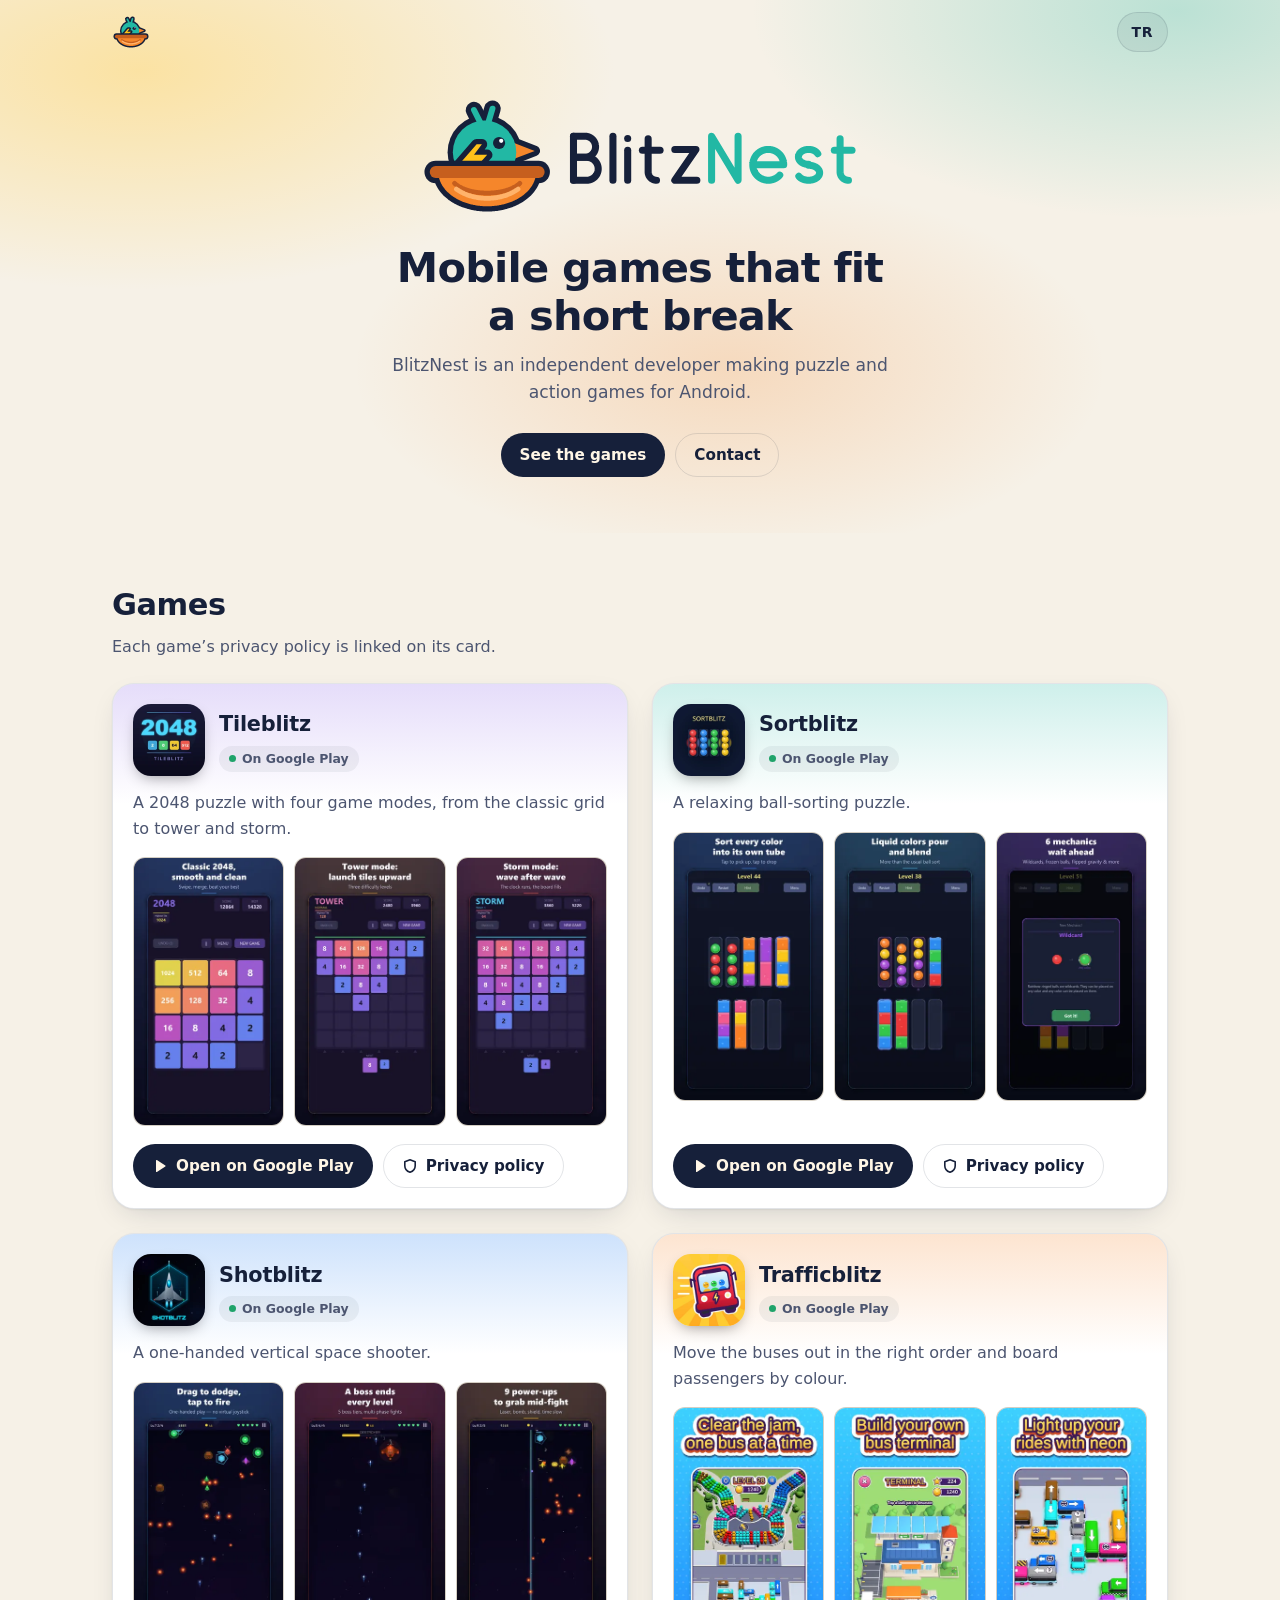
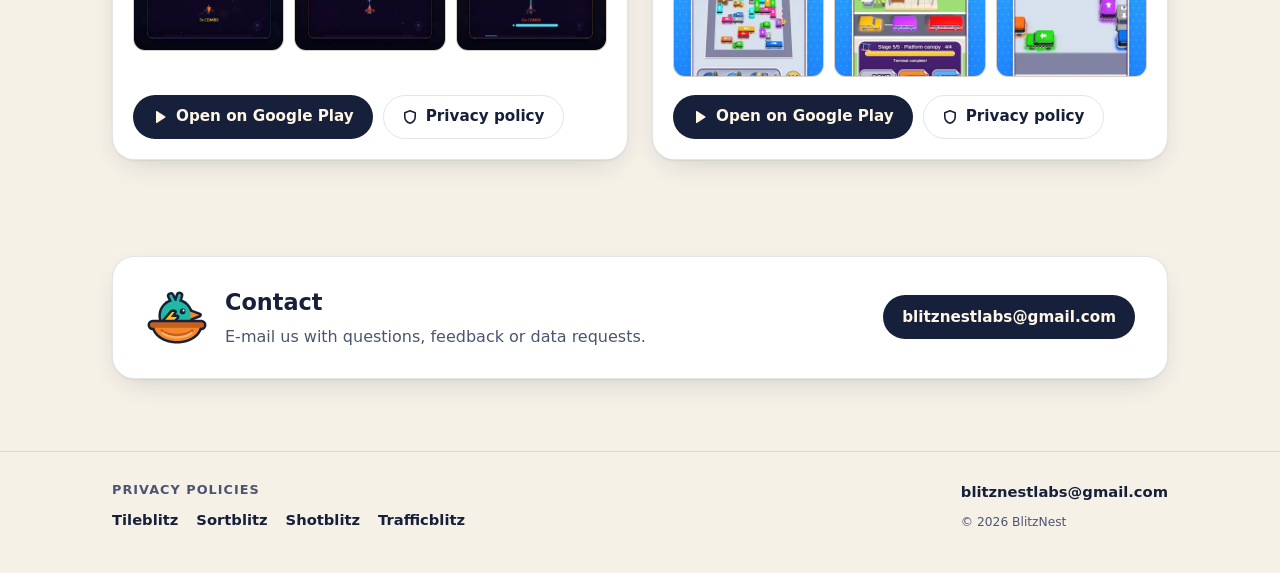
<file: index.html>
<!DOCTYPE html>
<html lang="tr" data-lang="tr" data-title-tr="BlitzNest — Mobil oyunlar" data-title-en="BlitzNest — Mobile games">
<head>
<meta charset="UTF-8">
<meta name="viewport" content="width=device-width, initial-scale=1.0">
<title>BlitzNest — Mobil oyunlar</title>
<meta name="google-site-verification" content="13mu_KbFc4jPfM5c9uCnH-Zp8knt_b65_aPZoEzAJV8" />
<meta name="description" content="BlitzNest: bağımsız mobil oyun geliştiricisi — Tileblitz, Sortblitz, Shotblitz, Trafficblitz. Independent mobile game developer.">
<meta name="color-scheme" content="light dark">
<meta name="theme-color" content="#f6f1e7" media="(prefers-color-scheme: light)">
<meta name="theme-color" content="#0f1526" media="(prefers-color-scheme: dark)">
<link rel="icon" type="image/png" href="assets/favicon.png">
<link rel="apple-touch-icon" href="assets/apple-touch-icon.png">
<link rel="stylesheet" href="assets/site.css">
<script src="assets/site.js"></script>
</head>
<body>

<header class="topbar">
  <div class="container">
    <a class="brand" href="./" aria-label="BlitzNest">
      <picture>
        <source srcset="assets/mark-dark.svg" media="(prefers-color-scheme: dark)">
        <img src="assets/mark.svg" width="38" height="34" alt="">
      </picture>
    </a>
    <button class="lang-btn" id="lang-btn" type="button" hidden>EN</button>
  </div>
</header>

<main>
  <section class="hero">
    <div class="container">
      <picture>
        <source srcset="assets/logo-dark.svg" media="(prefers-color-scheme: dark)">
        <img class="hero-logo" src="assets/logo.svg" width="395" height="108" alt="BlitzNest">
      </picture>
      <h1><span lang="tr">Kısa molalara sığan mobil oyunlar</span><span lang="en">Mobile games that fit a short break</span></h1>
      <p class="lead"><span lang="tr">BlitzNest, Android için bulmaca ve aksiyon oyunları yapan bağımsız bir geliştirici.</span><span lang="en">BlitzNest is an independent developer making puzzle and action games for Android.</span></p>
      <div class="hero-actions">
        <a class="btn" href="#oyunlar"><span lang="tr">Oyunlara göz at</span><span lang="en">See the games</span></a>
        <a class="btn ghost" href="mailto:blitznestlabs@gmail.com"><span lang="tr">İletişim</span><span lang="en">Contact</span></a>
      </div>
    </div>
  </section>

  <section class="block" id="oyunlar" aria-labelledby="games-title">
    <div class="container">
      <div class="section-head">
        <h2 id="games-title"><span lang="tr">Oyunlar</span><span lang="en">Games</span></h2>
        <p><span lang="tr">Her oyunun gizlilik politikası kartında.</span><span lang="en">Each game’s privacy policy is linked on its card.</span></p>
      </div>
      <div class="games">
      <article class="game" data-game="tileblitz" aria-labelledby="g-tileblitz">
        <div class="game-head">
          <img class="game-icon" src="assets/img/tileblitz-icon.webp" width="72" height="72" alt="">
          <div>
            <h3 id="g-tileblitz">Tileblitz</h3>
            <span class="status live"><span lang="tr">Google Play’de</span><span lang="en">On Google Play</span></span>
          </div>
        </div>
        <p class="desc"><span lang="tr">Dört oyun modlu 2048 bulmacası: klasik ızgaradan kule ve fırtına modlarına.</span><span lang="en">A 2048 puzzle with four game modes, from the classic grid to tower and storm.</span></p>
        <ul class="shots">
          <li><img lang="tr" src="assets/img/tileblitz-tr-1.webp" width="320" height="569" loading="lazy" decoding="async" alt="Tileblitz: Klasik 2048 ekran görüntüsü"><img lang="en" src="assets/img/tileblitz-en-1.webp" width="320" height="569" loading="lazy" decoding="async" alt="Tileblitz: Classic 2048 screenshot"></li>
          <li><img lang="tr" src="assets/img/tileblitz-tr-2.webp" width="320" height="569" loading="lazy" decoding="async" alt="Tileblitz: Kule modu ekran görüntüsü"><img lang="en" src="assets/img/tileblitz-en-2.webp" width="320" height="569" loading="lazy" decoding="async" alt="Tileblitz: Tower mode screenshot"></li>
          <li><img lang="tr" src="assets/img/tileblitz-tr-3.webp" width="320" height="569" loading="lazy" decoding="async" alt="Tileblitz: Fırtına modu ekran görüntüsü"><img lang="en" src="assets/img/tileblitz-en-3.webp" width="320" height="569" loading="lazy" decoding="async" alt="Tileblitz: Storm mode screenshot"></li>
        </ul>
        <div class="game-actions">
          <a class="btn" href="https://play.google.com/store/apps/details?id=com.tileblitz.game" rel="noopener"><svg viewBox="0 0 16 16" aria-hidden="true"><path fill="currentColor" d="M4 2.6v10.8c0 .5.5.8.9.5l8.4-5.4c.4-.2.4-.8 0-1L4.9 2.1c-.4-.3-.9 0-.9.5z"/></svg><span lang="tr">Google Play’de aç</span><span lang="en">Open on Google Play</span></a>
          <a class="btn ghost" href="privacy/tileblitz.html"><svg viewBox="0 0 16 16" aria-hidden="true"><path fill="none" stroke="currentColor" stroke-width="1.6" stroke-linejoin="round" d="M8 1.8 2.8 3.7v4c0 3.1 2.2 5.6 5.2 6.5 3-.9 5.2-3.4 5.2-6.5v-4z"/></svg><span lang="tr">Gizlilik politikası</span><span lang="en">Privacy policy</span></a>
        </div>
      </article>
      <article class="game" data-game="sortblitz" aria-labelledby="g-sortblitz">
        <div class="game-head">
          <img class="game-icon" src="assets/img/sortblitz-icon.webp" width="72" height="72" alt="">
          <div>
            <h3 id="g-sortblitz">Sortblitz</h3>
            <span class="status live"><span lang="tr">Google Play’de</span><span lang="en">On Google Play</span></span>
          </div>
        </div>
        <p class="desc"><span lang="tr">Renkli topları tüplere ayıran rahatlatıcı bir bulmaca oyunu.</span><span lang="en">A relaxing ball-sorting puzzle.</span></p>
        <ul class="shots">
          <li><img lang="tr" src="assets/img/sortblitz-tr-1.webp" width="320" height="569" loading="lazy" decoding="async" alt="Sortblitz: Topları ayırma ekran görüntüsü"><img lang="en" src="assets/img/sortblitz-en-1.webp" width="320" height="569" loading="lazy" decoding="async" alt="Sortblitz: Sorting balls screenshot"></li>
          <li><img lang="tr" src="assets/img/sortblitz-tr-2.webp" width="320" height="569" loading="lazy" decoding="async" alt="Sortblitz: Sıvı toplar ekran görüntüsü"><img lang="en" src="assets/img/sortblitz-en-2.webp" width="320" height="569" loading="lazy" decoding="async" alt="Sortblitz: Liquid balls screenshot"></li>
          <li><img lang="tr" src="assets/img/sortblitz-tr-3.webp" width="320" height="569" loading="lazy" decoding="async" alt="Sortblitz: Farklı mekanikler ekran görüntüsü"><img lang="en" src="assets/img/sortblitz-en-3.webp" width="320" height="569" loading="lazy" decoding="async" alt="Sortblitz: Different mechanics screenshot"></li>
        </ul>
        <div class="game-actions">
          <a class="btn" href="https://play.google.com/store/apps/details?id=com.sortblitz.game" rel="noopener"><svg viewBox="0 0 16 16" aria-hidden="true"><path fill="currentColor" d="M4 2.6v10.8c0 .5.5.8.9.5l8.4-5.4c.4-.2.4-.8 0-1L4.9 2.1c-.4-.3-.9 0-.9.5z"/></svg><span lang="tr">Google Play’de aç</span><span lang="en">Open on Google Play</span></a>
          <a class="btn ghost" href="privacy/sortblitz.html"><svg viewBox="0 0 16 16" aria-hidden="true"><path fill="none" stroke="currentColor" stroke-width="1.6" stroke-linejoin="round" d="M8 1.8 2.8 3.7v4c0 3.1 2.2 5.6 5.2 6.5 3-.9 5.2-3.4 5.2-6.5v-4z"/></svg><span lang="tr">Gizlilik politikası</span><span lang="en">Privacy policy</span></a>
        </div>
      </article>
      <article class="game" data-game="shotblitz" aria-labelledby="g-shotblitz">
        <div class="game-head">
          <img class="game-icon" src="assets/img/shotblitz-icon.webp" width="72" height="72" alt="">
          <div>
            <h3 id="g-shotblitz">Shotblitz</h3>
            <span class="status live"><span lang="tr">Google Play’de</span><span lang="en">On Google Play</span></span>
          </div>
        </div>
        <p class="desc"><span lang="tr">Tek elle oynanan dikey uzay atış oyunu.</span><span lang="en">A one-handed vertical space shooter.</span></p>
        <ul class="shots">
          <li><img lang="tr" src="assets/img/shotblitz-tr-1.webp" width="320" height="569" loading="lazy" decoding="async" alt="Shotblitz: Uzay savaşı ekran görüntüsü"><img lang="en" src="assets/img/shotblitz-en-1.webp" width="320" height="569" loading="lazy" decoding="async" alt="Shotblitz: Space combat screenshot"></li>
          <li><img lang="tr" src="assets/img/shotblitz-tr-2.webp" width="320" height="569" loading="lazy" decoding="async" alt="Shotblitz: Boss savaşı ekran görüntüsü"><img lang="en" src="assets/img/shotblitz-en-2.webp" width="320" height="569" loading="lazy" decoding="async" alt="Shotblitz: Boss fight screenshot"></li>
          <li><img lang="tr" src="assets/img/shotblitz-tr-3.webp" width="320" height="569" loading="lazy" decoding="async" alt="Shotblitz: Güçlendirmeler ekran görüntüsü"><img lang="en" src="assets/img/shotblitz-en-3.webp" width="320" height="569" loading="lazy" decoding="async" alt="Shotblitz: Power-ups screenshot"></li>
        </ul>
        <div class="game-actions">
          <a class="btn" href="https://play.google.com/store/apps/details?id=com.shotblitz.game" rel="noopener"><svg viewBox="0 0 16 16" aria-hidden="true"><path fill="currentColor" d="M4 2.6v10.8c0 .5.5.8.9.5l8.4-5.4c.4-.2.4-.8 0-1L4.9 2.1c-.4-.3-.9 0-.9.5z"/></svg><span lang="tr">Google Play’de aç</span><span lang="en">Open on Google Play</span></a>
          <a class="btn ghost" href="privacy/shotblitz.html"><svg viewBox="0 0 16 16" aria-hidden="true"><path fill="none" stroke="currentColor" stroke-width="1.6" stroke-linejoin="round" d="M8 1.8 2.8 3.7v4c0 3.1 2.2 5.6 5.2 6.5 3-.9 5.2-3.4 5.2-6.5v-4z"/></svg><span lang="tr">Gizlilik politikası</span><span lang="en">Privacy policy</span></a>
        </div>
      </article>
      <article class="game" data-game="trafficblitz" aria-labelledby="g-trafficblitz">
        <div class="game-head">
          <img class="game-icon" src="assets/img/trafficblitz-icon.webp" width="72" height="72" alt="">
          <div>
            <h3 id="g-trafficblitz">Trafficblitz</h3>
            <span class="status live"><span lang="tr">Google Play’de</span><span lang="en">On Google Play</span></span>
          </div>
        </div>
        <p class="desc"><span lang="tr">Otobüsleri doğru sırayla çıkar, yolcuları renklerine göre bindir.</span><span lang="en">Move the buses out in the right order and board passengers by colour.</span></p>
        <ul class="shots">
          <li><img lang="tr" src="assets/img/trafficblitz-tr-1.webp" width="320" height="569" loading="lazy" decoding="async" alt="Trafficblitz: Otobüs bulmacası ekran görüntüsü"><img lang="en" src="assets/img/trafficblitz-en-1.webp" width="320" height="569" loading="lazy" decoding="async" alt="Trafficblitz: Bus puzzle screenshot"></li>
          <li><img lang="tr" src="assets/img/trafficblitz-tr-2.webp" width="320" height="569" loading="lazy" decoding="async" alt="Trafficblitz: Terminal inşası ekran görüntüsü"><img lang="en" src="assets/img/trafficblitz-en-2.webp" width="320" height="569" loading="lazy" decoding="async" alt="Trafficblitz: Building the terminal screenshot"></li>
          <li><img lang="tr" src="assets/img/trafficblitz-tr-3.webp" width="320" height="569" loading="lazy" decoding="async" alt="Trafficblitz: Neon ışıklar ekran görüntüsü"><img lang="en" src="assets/img/trafficblitz-en-3.webp" width="320" height="569" loading="lazy" decoding="async" alt="Trafficblitz: Neon lights screenshot"></li>
        </ul>
        <div class="game-actions">
          <a class="btn" href="https://play.google.com/store/apps/details?id=com.trafficblitz.game" rel="noopener"><svg viewBox="0 0 16 16" aria-hidden="true"><path fill="currentColor" d="M4 2.6v10.8c0 .5.5.8.9.5l8.4-5.4c.4-.2.4-.8 0-1L4.9 2.1c-.4-.3-.9 0-.9.5z"/></svg><span lang="tr">Google Play’de aç</span><span lang="en">Open on Google Play</span></a>
          <a class="btn ghost" href="privacy/trafficblitz.html"><svg viewBox="0 0 16 16" aria-hidden="true"><path fill="none" stroke="currentColor" stroke-width="1.6" stroke-linejoin="round" d="M8 1.8 2.8 3.7v4c0 3.1 2.2 5.6 5.2 6.5 3-.9 5.2-3.4 5.2-6.5v-4z"/></svg><span lang="tr">Gizlilik politikası</span><span lang="en">Privacy policy</span></a>
        </div>
      </article>
      </div>
    </div>
  </section>

  <section class="block" id="iletisim" aria-labelledby="contact-title">
    <div class="container">
      <div class="contact">
        <div class="contact-text">
          <picture>
            <source srcset="assets/mark-dark.svg" media="(prefers-color-scheme: dark)">
            <img class="mark" src="assets/mark.svg" width="64" height="57" alt="">
          </picture>
          <div>
            <h2 id="contact-title"><span lang="tr">İletişim</span><span lang="en">Contact</span></h2>
            <p><span lang="tr">Soru, öneri ve veri talepleri için e-posta gönderin.</span><span lang="en">E-mail us with questions, feedback or data requests.</span></p>
          </div>
        </div>
        <a class="btn" href="mailto:blitznestlabs@gmail.com">blitznestlabs@gmail.com</a>
      </div>
    </div>
  </section>
</main>

<footer class="site-footer">
  <div class="container">
    <nav aria-labelledby="pp-title">
      <h2 id="pp-title"><span lang="tr">Gizlilik politikaları</span><span lang="en">Privacy policies</span></h2>
      <ul>
          <li><a href="privacy/tileblitz.html">Tileblitz</a></li>
          <li><a href="privacy/sortblitz.html">Sortblitz</a></li>
          <li><a href="privacy/shotblitz.html">Shotblitz</a></li>
          <li><a href="privacy/trafficblitz.html">Trafficblitz</a></li>
      </ul>
    </nav>
    <div>
      <a href="mailto:blitznestlabs@gmail.com">blitznestlabs@gmail.com</a>
      <small>© 2026 BlitzNest</small>
    </div>
  </div>
</footer>

</body>
</html>
</file>
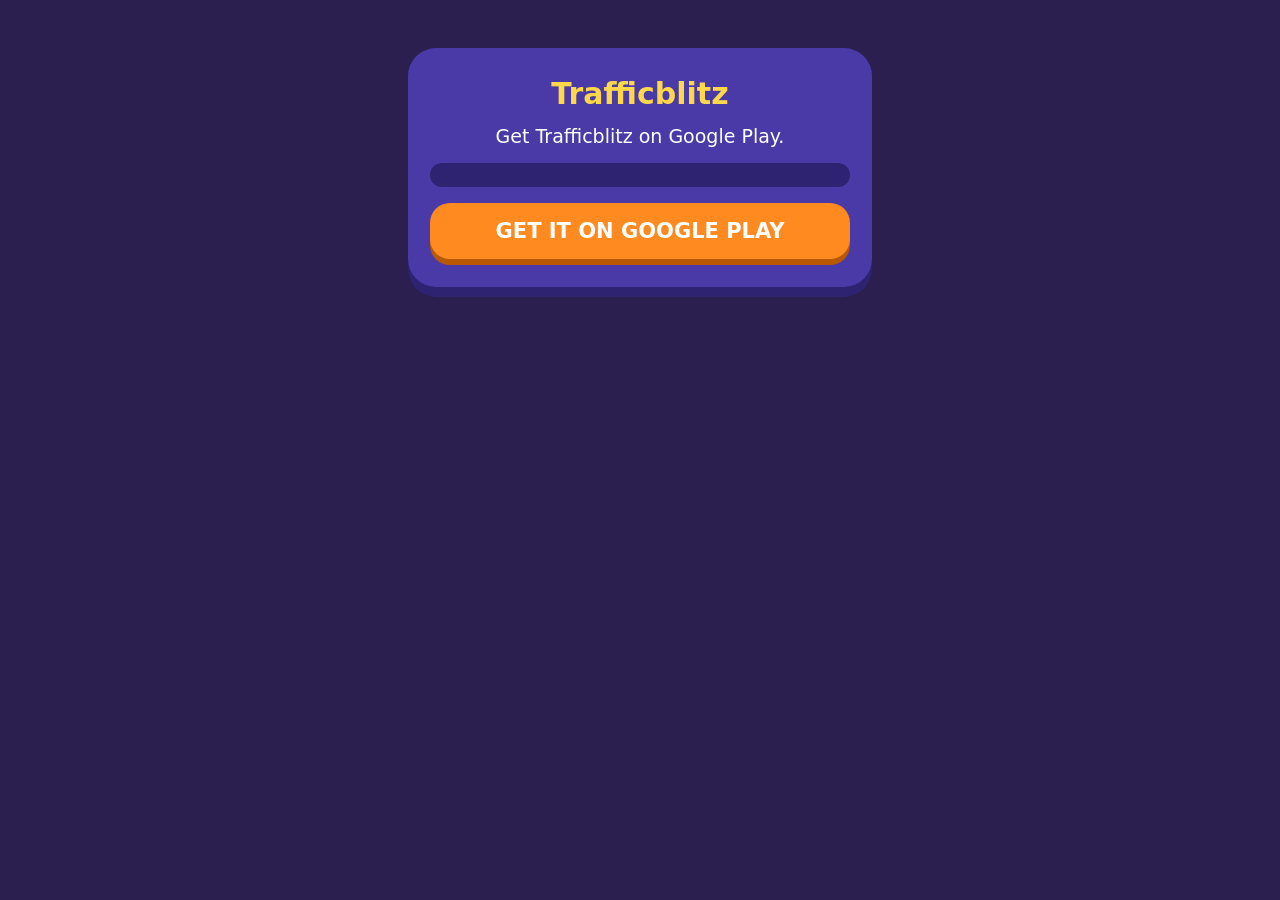
<file: c/index.html>
<!doctype html>
<html lang="tr">
<head>
<meta charset="utf-8">
<meta name="viewport" content="width=device-width, initial-scale=1">
<meta name="robots" content="noindex">
<title>Trafficblitz - Meydan okuma</title>
<!-- ARGE #33 meydan okuma sayfasi (Assets/Scripts/Meta/Challenge.cs). Cerez, analitik, dis kaynak YOK; sorgu yalniz bu sayfada okunur. -->
<style>
  body { margin: 0; font-family: system-ui, -apple-system, "Segoe UI", Roboto, sans-serif; background: #2a1f4f; color: #fff; text-align: center; }
  .card { max-width: 420px; margin: 48px auto; padding: 28px 22px; background: #4a3aa8; border-radius: 28px; box-shadow: 0 10px 0 #2d2370; }
  h1 { margin: 0 0 8px; font-size: 30px; color: #ffd84a; }
  p { font-size: 19px; line-height: 1.45; margin: 12px 0; }
  .score { font-size: 22px; font-weight: 700; background: #2d2370; border-radius: 18px; padding: 12px; }
  a.btn { display: block; margin: 16px 0 0; padding: 16px; border-radius: 20px; font-size: 21px; font-weight: 800; text-decoration: none; color: #fff; }
  .play { background: #34b84a; box-shadow: 0 6px 0 #1f7a2e; }
  .store { background: #ff8a1f; box-shadow: 0 6px 0 #b85800; }
</style>
</head>
<body>
<div class="card">
  <h1 id="t">Trafficblitz</h1>
  <p id="what">Arkadaşın sana meydan okuyor!</p>
  <p class="score" id="score"></p>
  <a class="btn play" id="open" href="#">OYUNDA AÇ</a>
  <a class="btn store" id="store" href="https://play.google.com/store/apps/details?id=com.trafficblitz.game">GOOGLE PLAY'DEN İNDİR</a>
</div>
<script>
(function () {
  var q = location.search.replace(/^\?/, "");
  var p = {}; q.split("&").forEach(function (kv) { var i = kv.indexOf("="); if (i > 0) p[kv.slice(0, i)] = kv.slice(i + 1); });
  function n(k) { var v = parseInt(p[k], 10); return isNaN(v) || v < 0 ? null : v; }
  var tr = (navigator.language || "tr").toLowerCase().indexOf("tr") === 0;
  var l = n("l"), d = n("d"), b = n("b") || 0, pw = n("p") || 0, t = n("t") || 0;
  var clock = Math.floor(t / 60) + ":" + ("0" + (t % 60)).slice(-2);
  var what = l !== null ? (tr ? l + ". seviye" : "Level " + l) : d !== null ? (tr ? "Günün bulmacası" : "Daily puzzle") : null;
  if (!tr) { document.documentElement.lang = "en"; document.getElementById("open").textContent = "OPEN IN GAME"; document.getElementById("store").textContent = "GET IT ON GOOGLE PLAY"; }
  if (what === null) { document.getElementById("what").textContent = tr ? "Trafficblitz'i Google Play'den indir." : "Get Trafficblitz on Google Play."; document.getElementById("open").style.display = "none"; return; }
  document.getElementById("what").textContent = tr ? "Arkadaşın sana meydan okuyor: " + what : "Your friend challenges you: " + what;
  document.getElementById("score").textContent = tr ? b + " çarpma · " + pw + " güç · " + clock : b + " bumps · " + pw + " powers · " + clock;
  var clean = (l !== null ? "l=" + l : "d=" + d) + "&b=" + b + "&p=" + pw + "&t=" + t + (n("v") !== null ? "&v=" + n("v") : "");
  var store = "https://play.google.com/store/apps/details?id=com.trafficblitz.game";
  document.getElementById("open").href = "intent://c?" + clean + "#Intent;scheme=trafficblitz;package=com.trafficblitz.game;S.browser_fallback_url=" + encodeURIComponent(store) + ";end";
})();
</script>
</body>
</html>
</file>
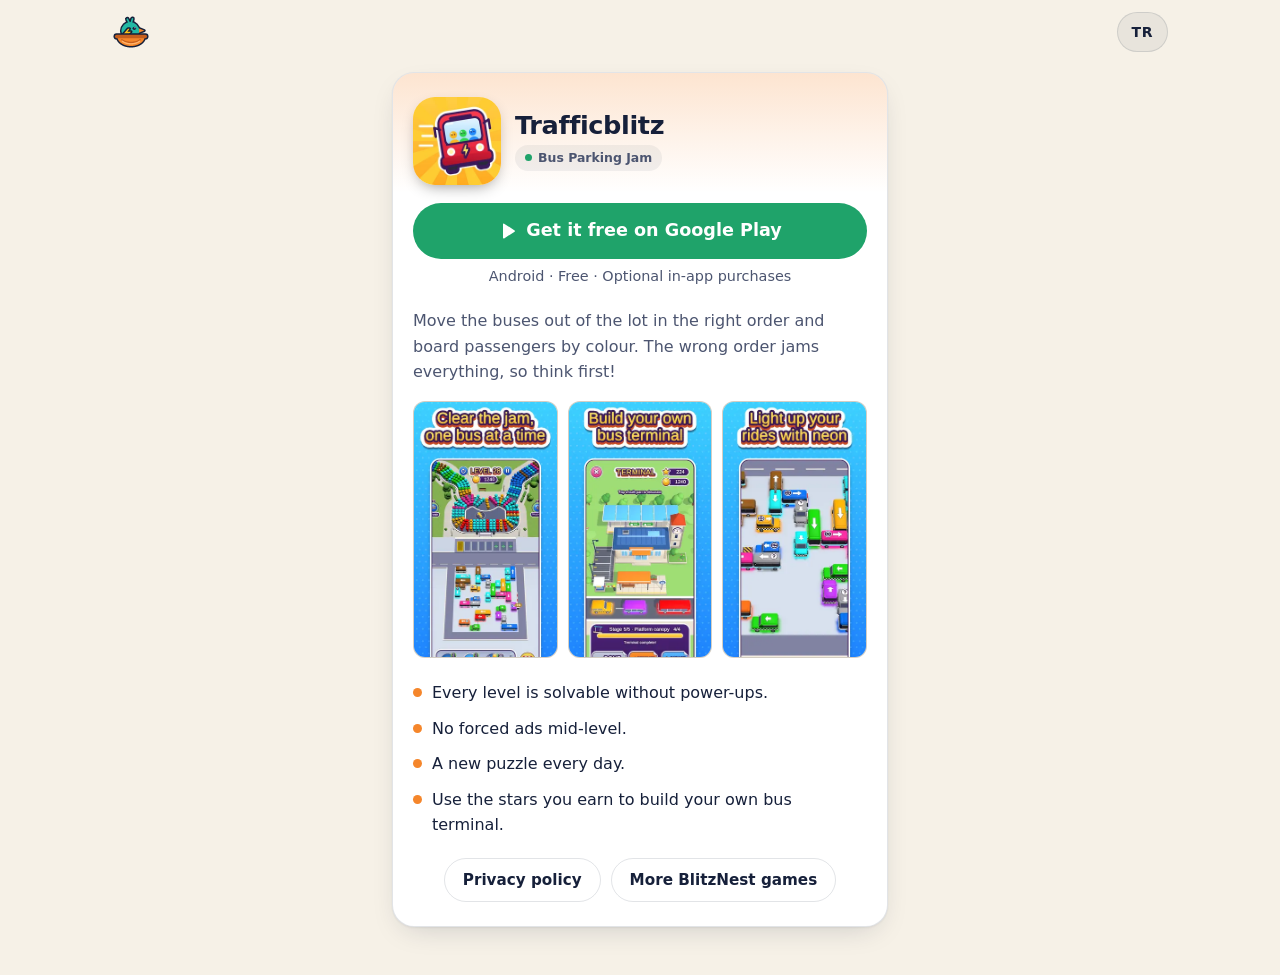
<file: trafficblitz/index.html>
<!DOCTYPE html>
<html lang="tr" data-lang="tr" data-title-tr="Trafficblitz: Otobüs Bulmacası — BlitzNest" data-title-en="Trafficblitz: Bus Parking Jam — BlitzNest">
<head>
<meta charset="UTF-8">
<meta name="viewport" content="width=device-width, initial-scale=1.0">
<title>Trafficblitz: Otobüs Bulmacası — BlitzNest</title>
<meta name="description" content="Trafficblitz: otobüsleri doğru sırayla çıkar, yolcuları renklerine göre bindir. Google Play'de ücretsiz. Free bus parking puzzle on Google Play.">
<meta name="color-scheme" content="light dark">
<meta name="theme-color" content="#f6f1e7" media="(prefers-color-scheme: light)">
<meta name="theme-color" content="#0f1526" media="(prefers-color-scheme: dark)">
<meta property="og:title" content="Trafficblitz: Bus Parking Jam">
<meta property="og:description" content="Free bus parking puzzle on Google Play.">
<meta property="og:image" content="https://blitznest.github.io/assets/img/trafficblitz-icon.webp">
<link rel="icon" type="image/png" href="../assets/favicon.png">
<link rel="apple-touch-icon" href="../assets/apple-touch-icon.png">
<link rel="stylesheet" href="../assets/site.css">
<script src="../assets/site.js"></script>
<style>
  /* Yalnız bu sayfa: tek oyun, büyük indirme düğmesi ilk ekranda. */
  .tb { max-width: 560px; margin: 0 auto; }
  .tb .game { padding: 24px 20px; }
  .tb .game-icon { width: 88px; height: 88px; border-radius: 22px; }
  .tb h1 { font-size: 1.6rem; margin: 0; letter-spacing: -0.015em; line-height: 1.15; }
  .tb .cta { width: 100%; min-height: 56px; font-size: 1.1rem; margin: 18px 0 6px; background: #1fa36a; color: #fff; }
  .tb .cta svg { width: 20px; height: 20px; }
  .tb .free { text-align: center; font-size: 0.9rem; color: var(--muted); margin: 0 0 20px; }
  .tb .points { margin: 4px 0 20px; padding: 0; list-style: none; display: grid; gap: 10px; }
  .tb .points li { display: flex; gap: 10px; align-items: flex-start; }
  .tb .points li::before { content: ""; flex: none; width: 9px; height: 9px; margin-top: 8px; border-radius: 50%; background: var(--accent); }
  .tb .more { display: flex; flex-wrap: wrap; gap: 10px; justify-content: center; }
</style>
</head>
<body>

<header class="topbar">
  <div class="container">
    <a class="brand" href="../" aria-label="BlitzNest">
      <picture>
        <source srcset="../assets/mark-dark.svg" media="(prefers-color-scheme: dark)">
        <img src="../assets/mark.svg" width="38" height="34" alt="">
      </picture>
    </a>
    <button class="lang-btn" id="lang-btn" type="button" hidden>EN</button>
  </div>
</header>

<main>
  <section class="block" style="padding-top: 8px;">
    <div class="container tb">
      <article class="game" data-game="trafficblitz" aria-labelledby="tb-title">
        <div class="game-head">
          <img class="game-icon" src="../assets/img/trafficblitz-icon.webp" width="88" height="88" alt="">
          <div>
            <h1 id="tb-title">Trafficblitz</h1>
            <span class="status live"><span lang="tr">Otobüs Bulmacası</span><span lang="en">Bus Parking Jam</span></span>
          </div>
        </div>

        <a class="btn cta" href="https://play.google.com/store/apps/details?id=com.trafficblitz.game&amp;referrer=utm_source%3Dblitznest_site%26utm_medium%3Dlanding%26utm_campaign%3Dtrafficblitz_page" rel="noopener">
          <svg viewBox="0 0 16 16" aria-hidden="true"><path fill="currentColor" d="M4 2.6v10.8c0 .5.5.8.9.5l8.4-5.4c.4-.2.4-.8 0-1L4.9 2.1c-.4-.3-.9 0-.9.5z"/></svg>
          <span lang="tr">Google Play'den ücretsiz indir</span><span lang="en">Get it free on Google Play</span>
        </a>
        <p class="free"><span lang="tr">Android · Ücretsiz · Uygulama içi satın alma isteğe bağlı</span><span lang="en">Android · Free · Optional in-app purchases</span></p>

        <p class="desc" style="margin-top: 0;"><span lang="tr">Otobüsleri doğru sırayla park yerinden çıkar, yolcuları renklerine göre bindir. Yanlış sıra her şeyi kilitler, önce düşün!</span><span lang="en">Move the buses out of the lot in the right order and board passengers by colour. The wrong order jams everything, so think first!</span></p>

        <ul class="shots">
          <li><img lang="tr" src="../assets/img/trafficblitz-tr-1.webp" width="320" height="569" decoding="async" alt="Trafficblitz: Otobüs bulmacası ekran görüntüsü"><img lang="en" src="../assets/img/trafficblitz-en-1.webp" width="320" height="569" decoding="async" alt="Trafficblitz: Bus puzzle screenshot"></li>
          <li><img lang="tr" src="../assets/img/trafficblitz-tr-2.webp" width="320" height="569" decoding="async" alt="Trafficblitz: Terminal inşası ekran görüntüsü"><img lang="en" src="../assets/img/trafficblitz-en-2.webp" width="320" height="569" decoding="async" alt="Trafficblitz: Building the terminal screenshot"></li>
          <li><img lang="tr" src="../assets/img/trafficblitz-tr-3.webp" width="320" height="569" decoding="async" alt="Trafficblitz: Neon ışıklar ekran görüntüsü"><img lang="en" src="../assets/img/trafficblitz-en-3.webp" width="320" height="569" decoding="async" alt="Trafficblitz: Neon lights screenshot"></li>
        </ul>

        <ul class="points">
          <li><span lang="tr">Her bölüm özel güç kullanmadan çözülebilir.</span><span lang="en">Every level is solvable without power-ups.</span></li>
          <li><span lang="tr">Bölüm ortasında zorunlu reklam yok.</span><span lang="en">No forced ads mid-level.</span></li>
          <li><span lang="tr">Her gün yeni bir bulmaca.</span><span lang="en">A new puzzle every day.</span></li>
          <li><span lang="tr">Kazandığın yıldızlarla kendi otobüs terminalini kur.</span><span lang="en">Use the stars you earn to build your own bus terminal.</span></li>
        </ul>

        <div class="more">
          <a class="btn ghost" href="../privacy/trafficblitz.html"><span lang="tr">Gizlilik politikası</span><span lang="en">Privacy policy</span></a>
          <a class="btn ghost" href="../"><span lang="tr">Diğer BlitzNest oyunları</span><span lang="en">More BlitzNest games</span></a>
        </div>
      </article>
    </div>
  </section>
</main>

</body>
</html>
</file>
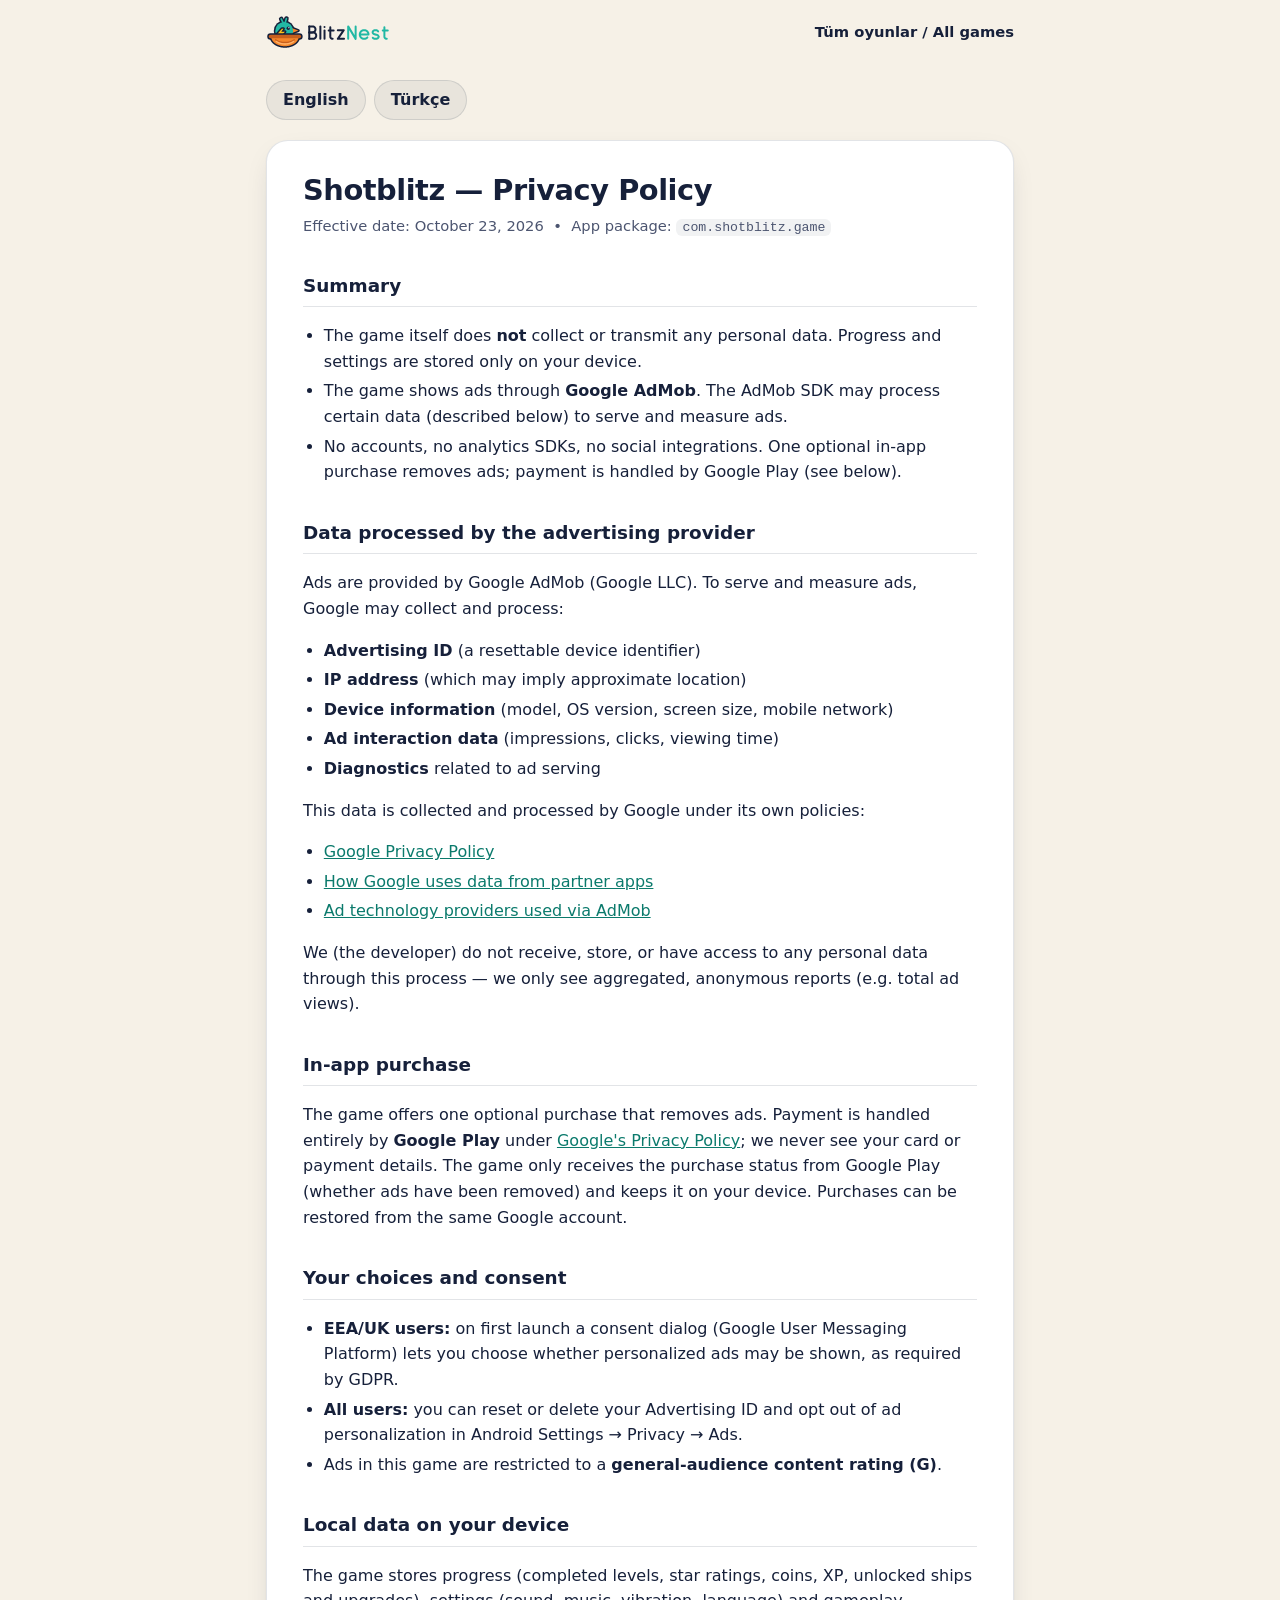
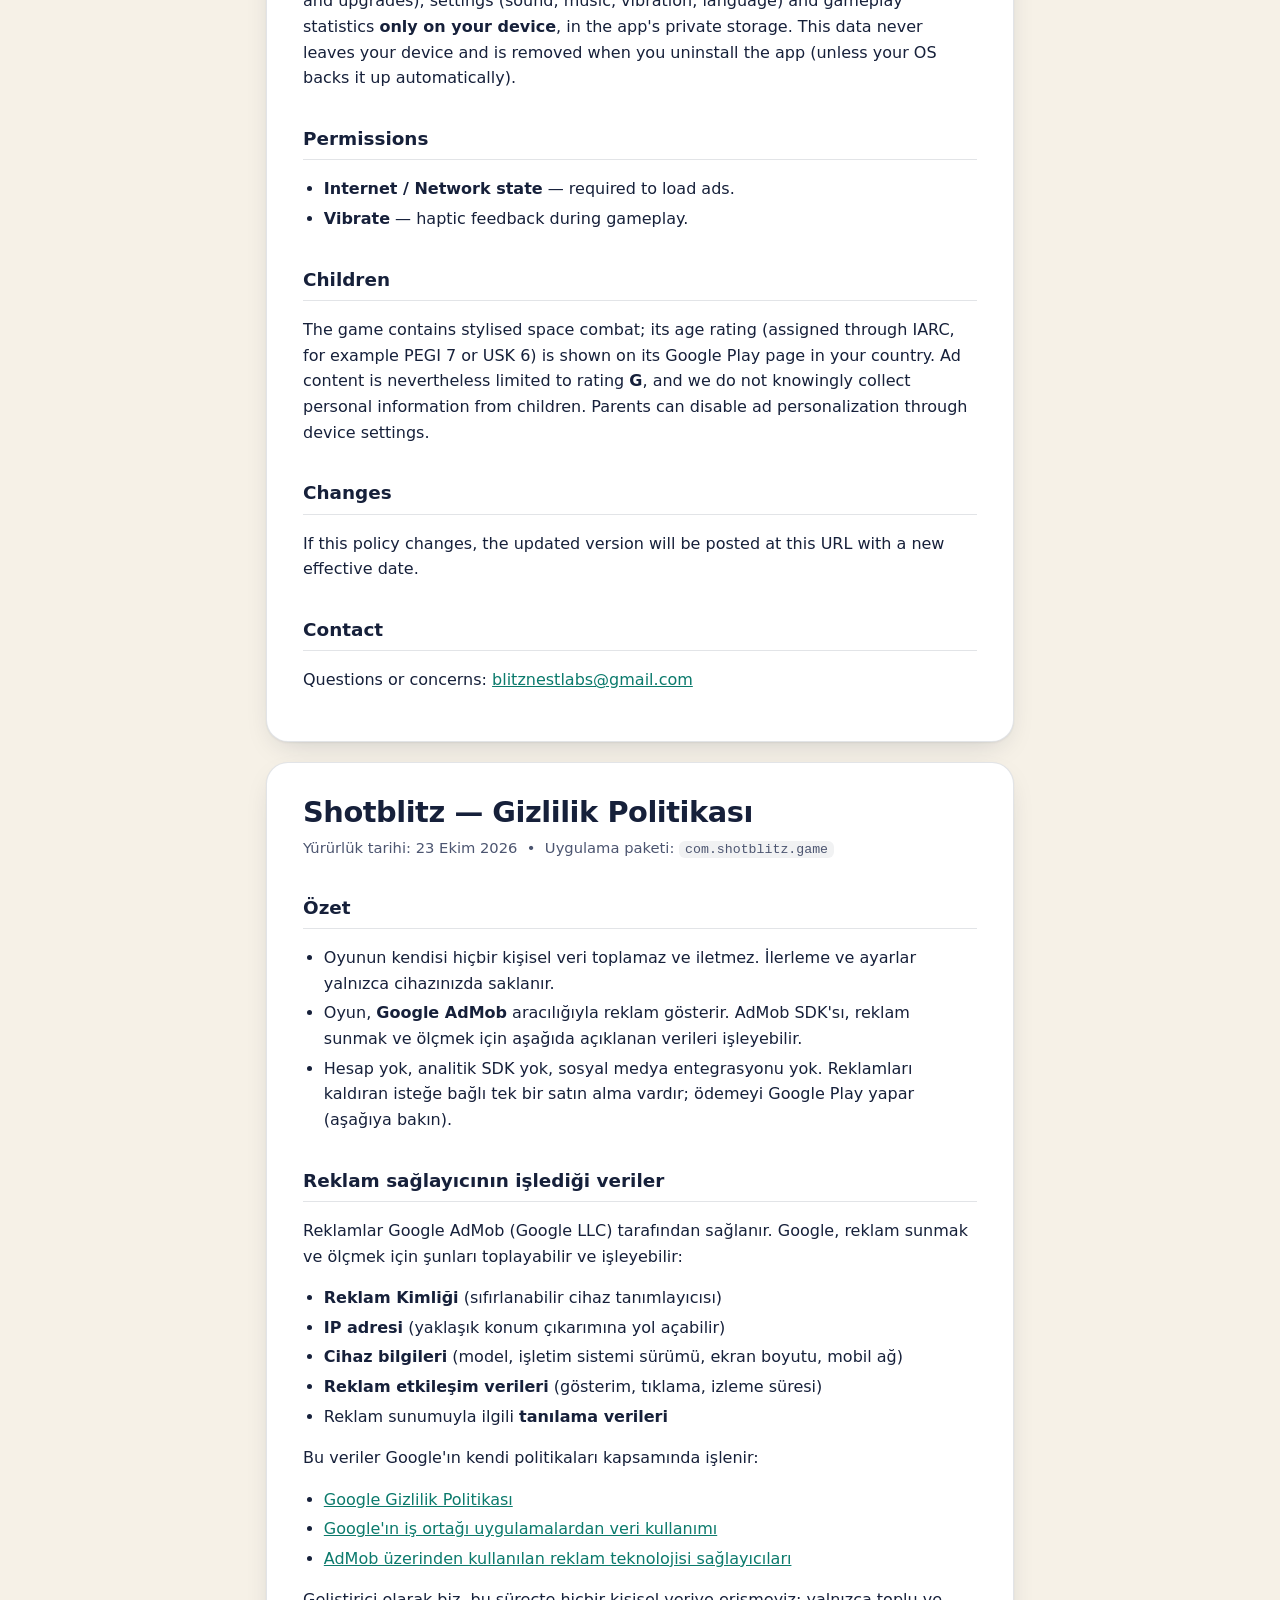
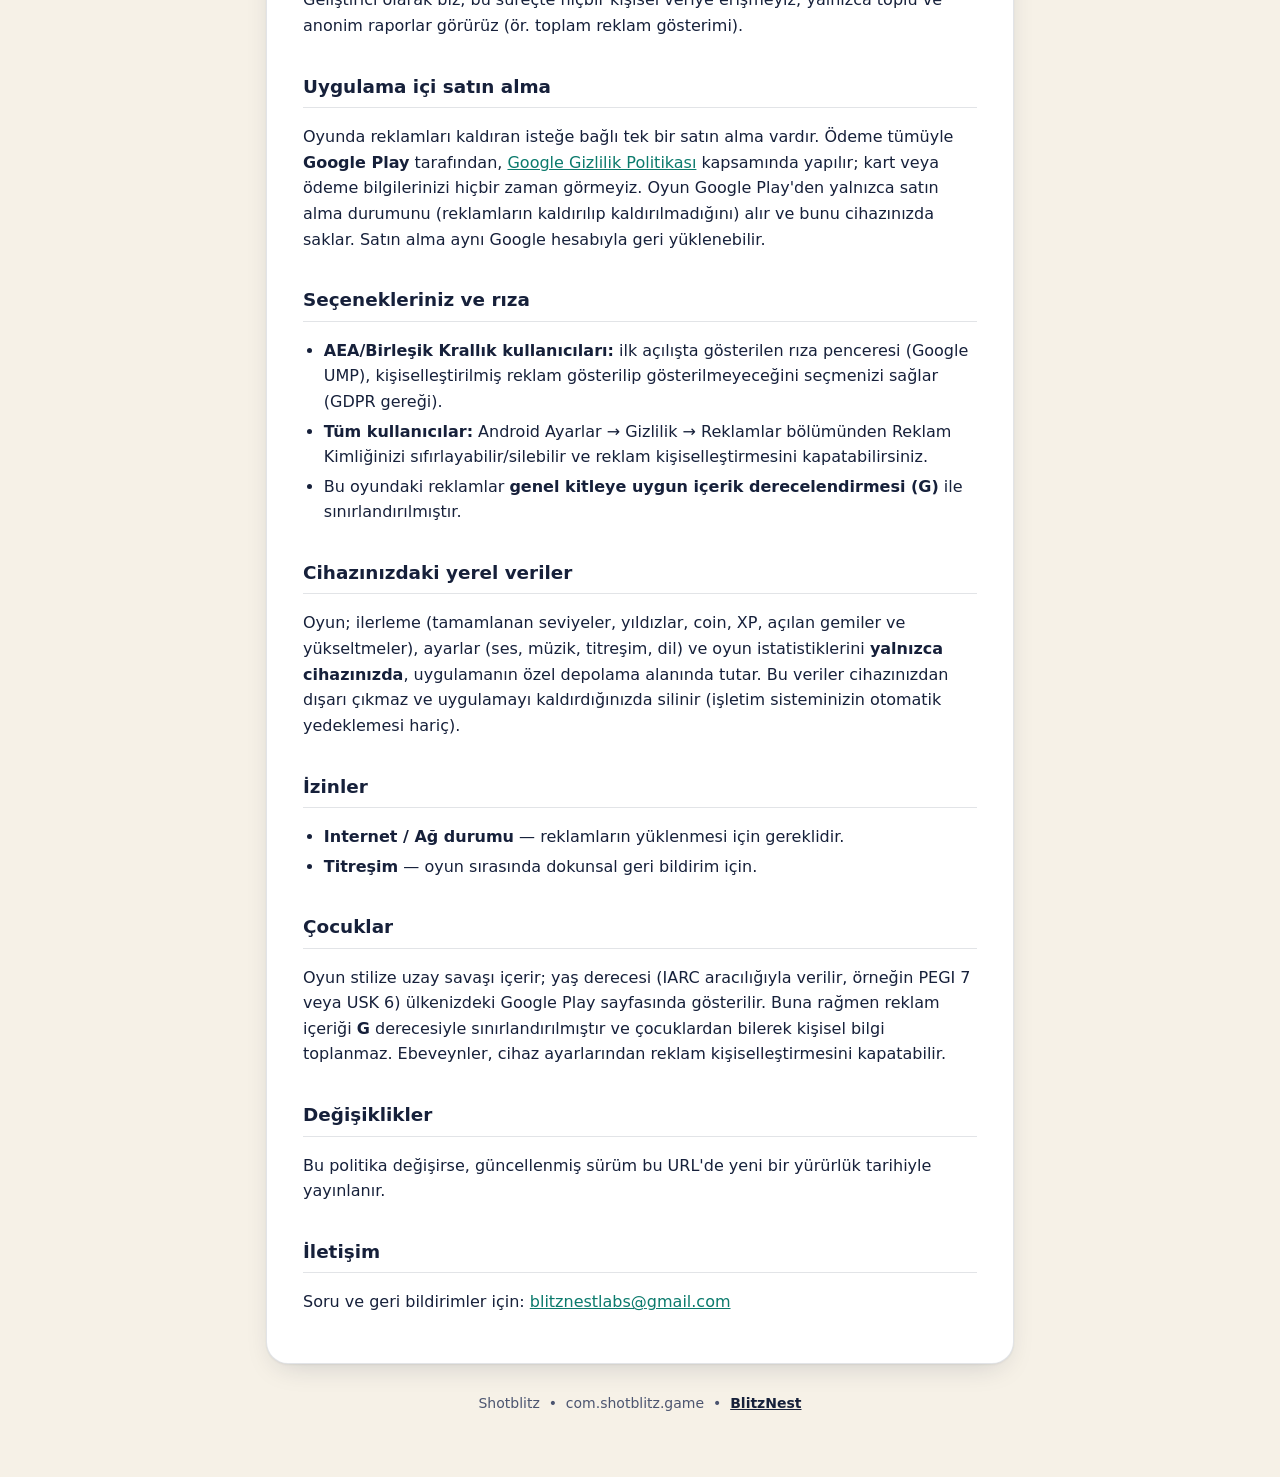
<file: privacy/shotblitz.html>
<!DOCTYPE html>
<html lang="en">
<head>
<meta charset="UTF-8">
<meta name="viewport" content="width=device-width, initial-scale=1.0">
<title>Shotblitz — Privacy Policy / Gizlilik Politikası</title>
<meta name="color-scheme" content="light dark">
<link rel="icon" type="image/png" href="../assets/favicon.png">
<link rel="stylesheet" href="../assets/site.css">
</head>
<body class="legal">
<header class="topbar">
  <div class="container">
    <a class="brand" href="../" aria-label="BlitzNest">
      <picture>
        <source srcset="../assets/logo-dark.svg" media="(prefers-color-scheme: dark)">
        <img src="../assets/logo.svg" width="125" height="34" alt="BlitzNest">
      </picture>
    </a>
    <a class="back" href="../#oyunlar">Tüm oyunlar / All games</a>
  </div>
</header>
<div class="wrap">

  <div class="lang-nav">
    <a href="#en">English</a>
    <a href="#tr">Türkçe</a>
  </div>

  <div class="card" id="en">
    <h1>Shotblitz — Privacy Policy</h1>
    <p class="meta">Effective date: October 23, 2026 &nbsp;•&nbsp; App package: <code>com.shotblitz.game</code></p>

    <h2>Summary</h2>
    <ul>
      <li>The game itself does <strong>not</strong> collect or transmit any personal data. Progress and settings are stored only on your device.</li>
      <li>The game shows ads through <strong>Google AdMob</strong>. The AdMob SDK may process certain data (described below) to serve and measure ads.</li>
      <li>No accounts, no analytics SDKs, no social integrations. One optional in-app purchase removes ads; payment is handled by Google Play (see below).</li>
    </ul>

    <h2>Data processed by the advertising provider</h2>
    <p>Ads are provided by Google AdMob (Google LLC). To serve and measure ads, Google may collect and process:</p>
    <ul>
      <li><strong>Advertising ID</strong> (a resettable device identifier)</li>
      <li><strong>IP address</strong> (which may imply approximate location)</li>
      <li><strong>Device information</strong> (model, OS version, screen size, mobile network)</li>
      <li><strong>Ad interaction data</strong> (impressions, clicks, viewing time)</li>
      <li><strong>Diagnostics</strong> related to ad serving</li>
    </ul>
    <p>This data is collected and processed by Google under its own policies:</p>
    <ul>
      <li><a href="https://policies.google.com/privacy">Google Privacy Policy</a></li>
      <li><a href="https://policies.google.com/technologies/partner-sites">How Google uses data from partner apps</a></li>
      <li><a href="https://support.google.com/admob/answer/9012903">Ad technology providers used via AdMob</a></li>
    </ul>
    <p>We (the developer) do not receive, store, or have access to any personal data through this process — we only see aggregated, anonymous reports (e.g. total ad views).</p>

    <h2>In-app purchase</h2>
    <p>The game offers one optional purchase that removes ads. Payment is handled entirely by <strong>Google Play</strong> under <a href="https://policies.google.com/privacy">Google's Privacy Policy</a>; we never see your card or payment details. The game only receives the purchase status from Google Play (whether ads have been removed) and keeps it on your device. Purchases can be restored from the same Google account.</p>

    <h2>Your choices and consent</h2>
    <ul>
      <li><strong>EEA/UK users:</strong> on first launch a consent dialog (Google User Messaging Platform) lets you choose whether personalized ads may be shown, as required by GDPR.</li>
      <li><strong>All users:</strong> you can reset or delete your Advertising ID and opt out of ad personalization in Android Settings → Privacy → Ads.</li>
      <li>Ads in this game are restricted to a <strong>general-audience content rating (G)</strong>.</li>
    </ul>

    <h2>Local data on your device</h2>
    <p>The game stores progress (completed levels, star ratings, coins, XP, unlocked ships and upgrades), settings (sound, music, vibration, language) and gameplay statistics <strong>only on your device</strong>, in the app's private storage. This data never leaves your device and is removed when you uninstall the app (unless your OS backs it up automatically).</p>

    <h2>Permissions</h2>
    <ul>
      <li><strong>Internet / Network state</strong> — required to load ads.</li>
      <li><strong>Vibrate</strong> — haptic feedback during gameplay.</li>
    </ul>

    <h2>Children</h2>
    <p>The game contains stylised space combat; its age rating (assigned through IARC, for example PEGI 7 or USK 6) is shown on its Google Play page in your country. Ad content is nevertheless limited to rating <strong>G</strong>, and we do not knowingly collect personal information from children. Parents can disable ad personalization through device settings.</p>

    <h2>Changes</h2>
    <p>If this policy changes, the updated version will be posted at this URL with a new effective date.</p>

    <h2>Contact</h2>
    <p>Questions or concerns: <a href="mailto:blitznestlabs@gmail.com">blitznestlabs@gmail.com</a></p>
  </div>

  <div class="card" id="tr">
    <h1>Shotblitz — Gizlilik Politikası</h1>
    <p class="meta">Yürürlük tarihi: 23 Ekim 2026 &nbsp;•&nbsp; Uygulama paketi: <code>com.shotblitz.game</code></p>

    <h2>Özet</h2>
    <ul>
      <li>Oyunun kendisi hiçbir kişisel veri toplamaz ve iletmez. İlerleme ve ayarlar yalnızca cihazınızda saklanır.</li>
      <li>Oyun, <strong>Google AdMob</strong> aracılığıyla reklam gösterir. AdMob SDK'sı, reklam sunmak ve ölçmek için aşağıda açıklanan verileri işleyebilir.</li>
      <li>Hesap yok, analitik SDK yok, sosyal medya entegrasyonu yok. Reklamları kaldıran isteğe bağlı tek bir satın alma vardır; ödemeyi Google Play yapar (aşağıya bakın).</li>
    </ul>

    <h2>Reklam sağlayıcının işlediği veriler</h2>
    <p>Reklamlar Google AdMob (Google LLC) tarafından sağlanır. Google, reklam sunmak ve ölçmek için şunları toplayabilir ve işleyebilir:</p>
    <ul>
      <li><strong>Reklam Kimliği</strong> (sıfırlanabilir cihaz tanımlayıcısı)</li>
      <li><strong>IP adresi</strong> (yaklaşık konum çıkarımına yol açabilir)</li>
      <li><strong>Cihaz bilgileri</strong> (model, işletim sistemi sürümü, ekran boyutu, mobil ağ)</li>
      <li><strong>Reklam etkileşim verileri</strong> (gösterim, tıklama, izleme süresi)</li>
      <li>Reklam sunumuyla ilgili <strong>tanılama verileri</strong></li>
    </ul>
    <p>Bu veriler Google'ın kendi politikaları kapsamında işlenir:</p>
    <ul>
      <li><a href="https://policies.google.com/privacy?hl=tr">Google Gizlilik Politikası</a></li>
      <li><a href="https://policies.google.com/technologies/partner-sites?hl=tr">Google'ın iş ortağı uygulamalardan veri kullanımı</a></li>
      <li><a href="https://support.google.com/admob/answer/9012903">AdMob üzerinden kullanılan reklam teknolojisi sağlayıcıları</a></li>
    </ul>
    <p>Geliştirici olarak biz, bu süreçte hiçbir kişisel veriye erişmeyiz; yalnızca toplu ve anonim raporlar görürüz (ör. toplam reklam gösterimi).</p>

    <h2>Uygulama içi satın alma</h2>
    <p>Oyunda reklamları kaldıran isteğe bağlı tek bir satın alma vardır. Ödeme tümüyle <strong>Google Play</strong> tarafından, <a href="https://policies.google.com/privacy">Google Gizlilik Politikası</a> kapsamında yapılır; kart veya ödeme bilgilerinizi hiçbir zaman görmeyiz. Oyun Google Play'den yalnızca satın alma durumunu (reklamların kaldırılıp kaldırılmadığını) alır ve bunu cihazınızda saklar. Satın alma aynı Google hesabıyla geri yüklenebilir.</p>

    <h2>Seçenekleriniz ve rıza</h2>
    <ul>
      <li><strong>AEA/Birleşik Krallık kullanıcıları:</strong> ilk açılışta gösterilen rıza penceresi (Google UMP), kişiselleştirilmiş reklam gösterilip gösterilmeyeceğini seçmenizi sağlar (GDPR gereği).</li>
      <li><strong>Tüm kullanıcılar:</strong> Android Ayarlar → Gizlilik → Reklamlar bölümünden Reklam Kimliğinizi sıfırlayabilir/silebilir ve reklam kişiselleştirmesini kapatabilirsiniz.</li>
      <li>Bu oyundaki reklamlar <strong>genel kitleye uygun içerik derecelendirmesi (G)</strong> ile sınırlandırılmıştır.</li>
    </ul>

    <h2>Cihazınızdaki yerel veriler</h2>
    <p>Oyun; ilerleme (tamamlanan seviyeler, yıldızlar, coin, XP, açılan gemiler ve yükseltmeler), ayarlar (ses, müzik, titreşim, dil) ve oyun istatistiklerini <strong>yalnızca cihazınızda</strong>, uygulamanın özel depolama alanında tutar. Bu veriler cihazınızdan dışarı çıkmaz ve uygulamayı kaldırdığınızda silinir (işletim sisteminizin otomatik yedeklemesi hariç).</p>

    <h2>İzinler</h2>
    <ul>
      <li><strong>Internet / Ağ durumu</strong> — reklamların yüklenmesi için gereklidir.</li>
      <li><strong>Titreşim</strong> — oyun sırasında dokunsal geri bildirim için.</li>
    </ul>

    <h2>Çocuklar</h2>
    <p>Oyun stilize uzay savaşı içerir; yaş derecesi (IARC aracılığıyla verilir, örneğin PEGI 7 veya USK 6) ülkenizdeki Google Play sayfasında gösterilir. Buna rağmen reklam içeriği <strong>G</strong> derecesiyle sınırlandırılmıştır ve çocuklardan bilerek kişisel bilgi toplanmaz. Ebeveynler, cihaz ayarlarından reklam kişiselleştirmesini kapatabilir.</p>

    <h2>Değişiklikler</h2>
    <p>Bu politika değişirse, güncellenmiş sürüm bu URL'de yeni bir yürürlük tarihiyle yayınlanır.</p>

    <h2>İletişim</h2>
    <p>Soru ve geri bildirimler için: <a href="mailto:blitznestlabs@gmail.com">blitznestlabs@gmail.com</a></p>
  </div>

  <div class="footer">Shotblitz &nbsp;•&nbsp; com.shotblitz.game &nbsp;•&nbsp; <a href="../">BlitzNest</a></div>
</div>
</body>
</html>
</file>
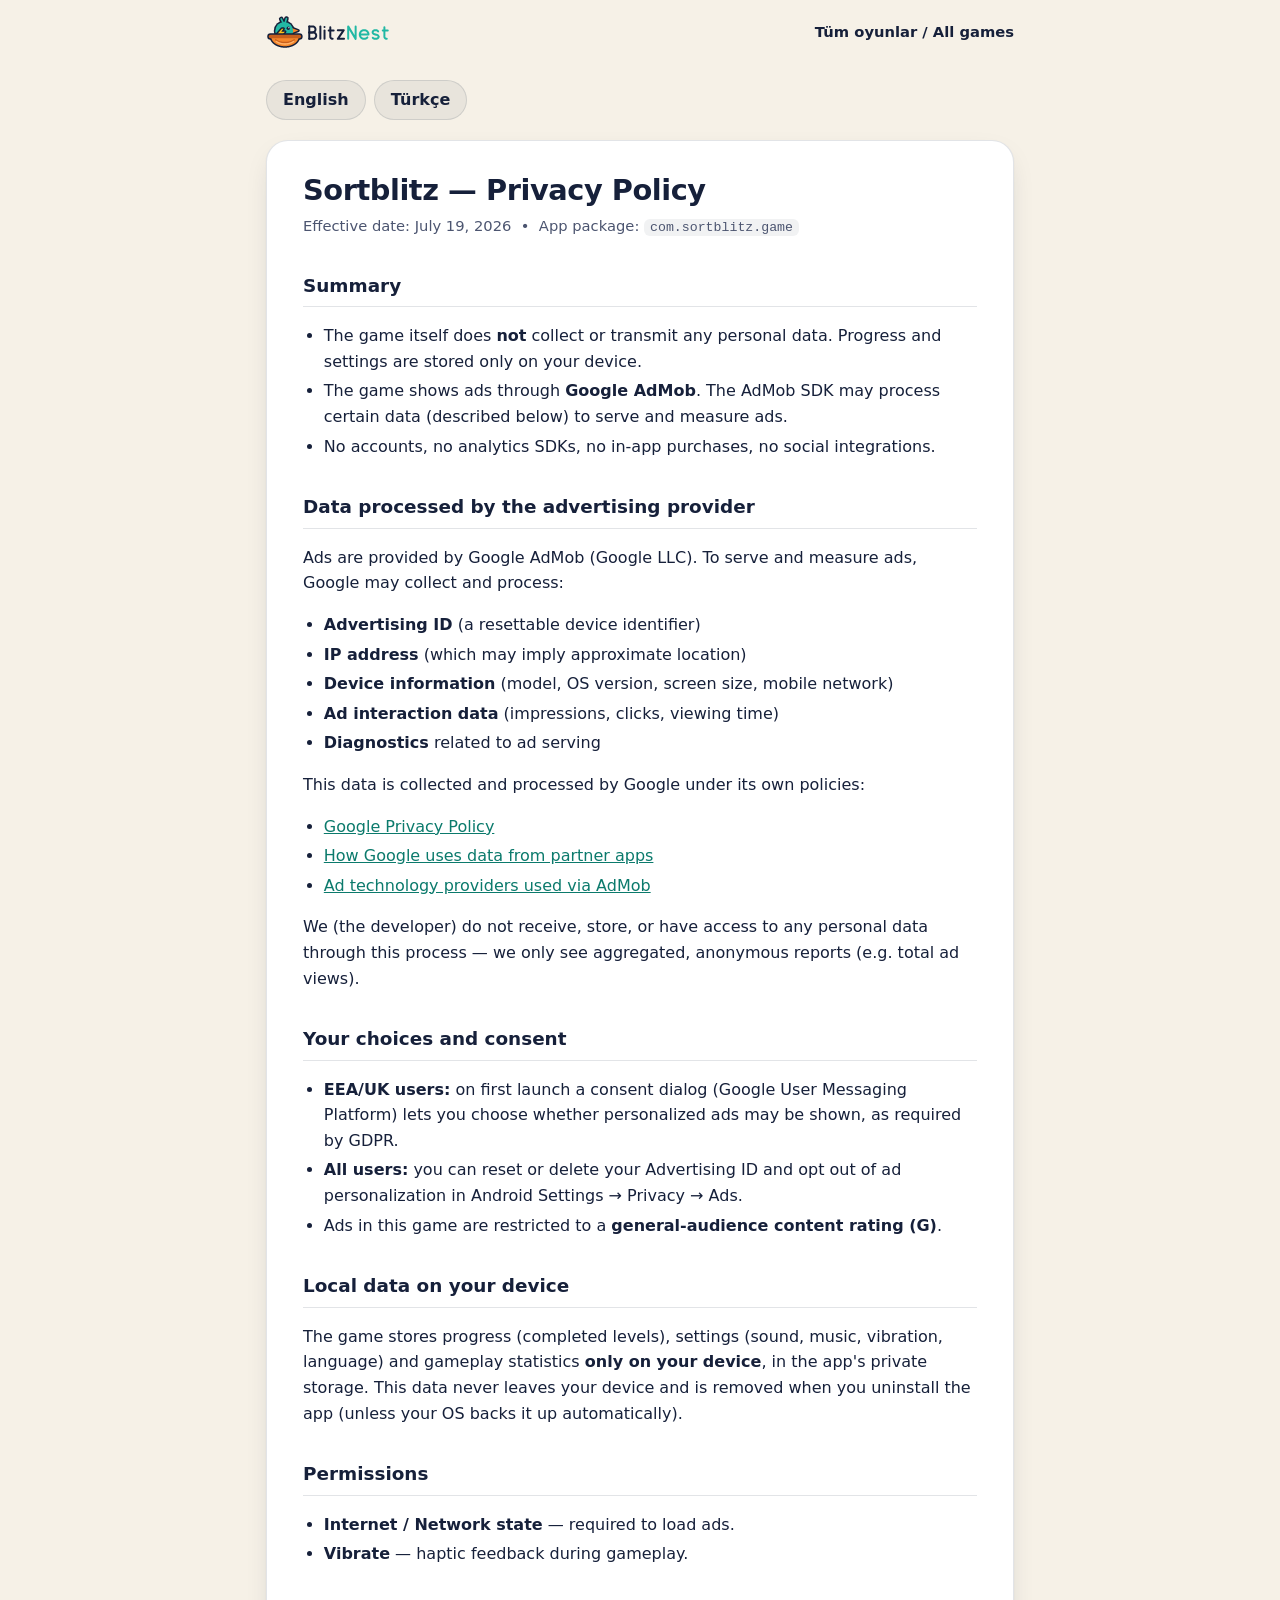
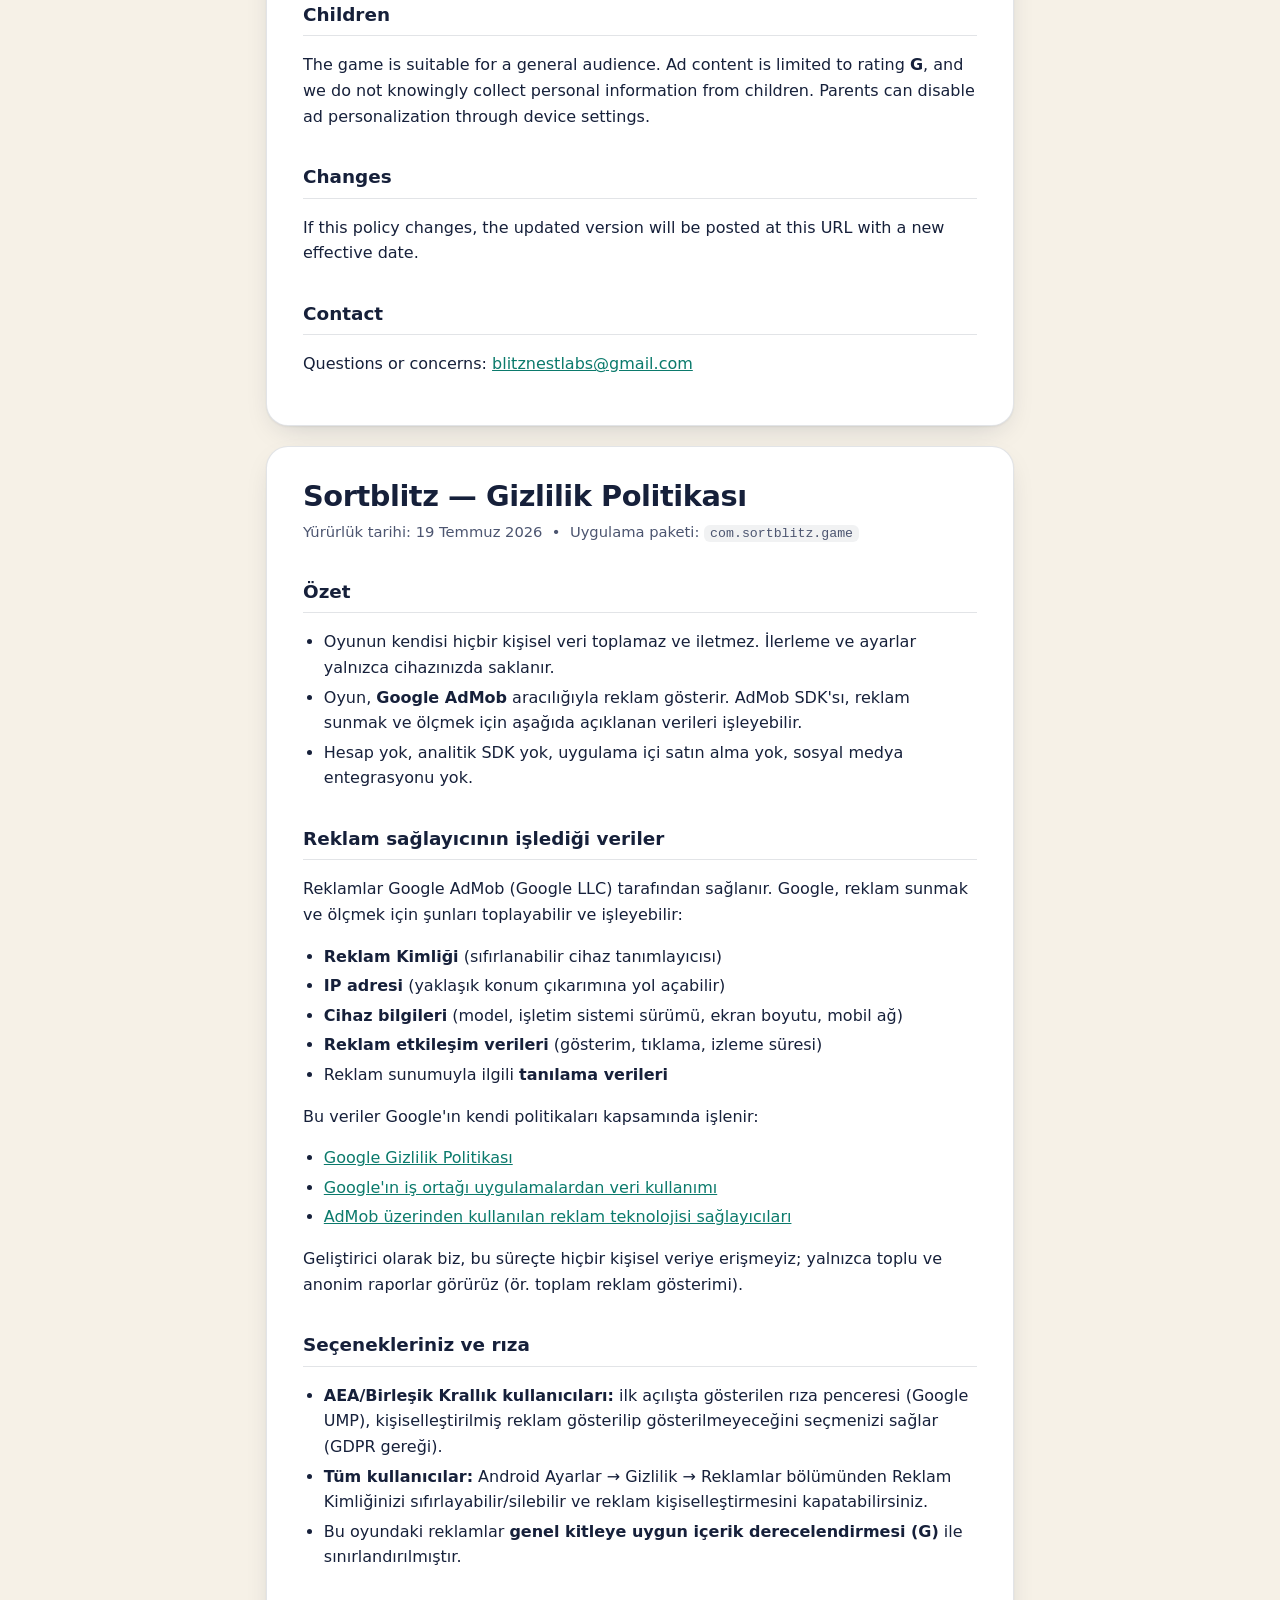
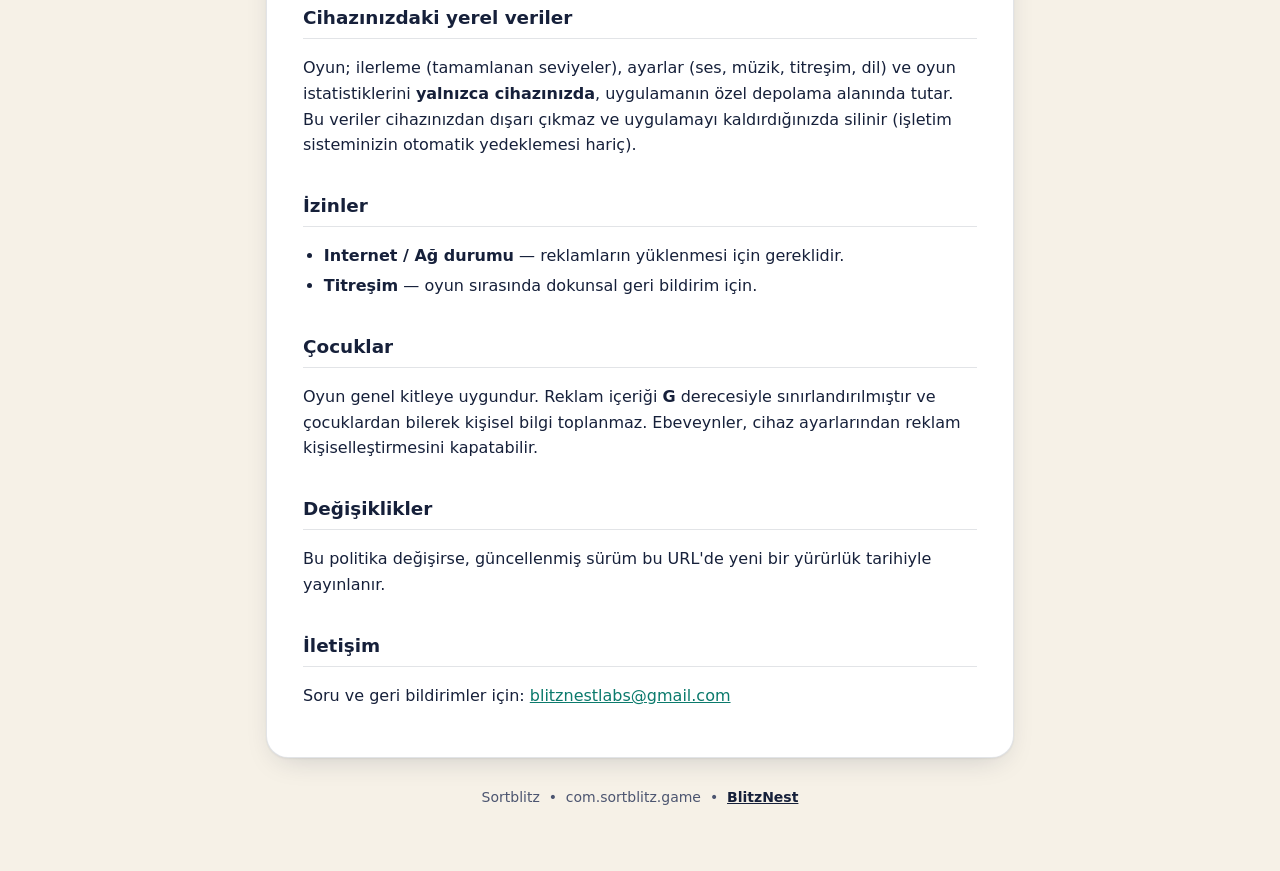
<file: privacy/sortblitz.html>
<!DOCTYPE html>
<html lang="en">
<head>
<meta charset="UTF-8">
<meta name="viewport" content="width=device-width, initial-scale=1.0">
<title>Sortblitz — Privacy Policy / Gizlilik Politikası</title>
<meta name="color-scheme" content="light dark">
<link rel="icon" type="image/png" href="../assets/favicon.png">
<link rel="stylesheet" href="../assets/site.css">
</head>
<body class="legal">
<header class="topbar">
  <div class="container">
    <a class="brand" href="../" aria-label="BlitzNest">
      <picture>
        <source srcset="../assets/logo-dark.svg" media="(prefers-color-scheme: dark)">
        <img src="../assets/logo.svg" width="125" height="34" alt="BlitzNest">
      </picture>
    </a>
    <a class="back" href="../#oyunlar">Tüm oyunlar / All games</a>
  </div>
</header>
<div class="wrap">

  <div class="lang-nav">
    <a href="#en">English</a>
    <a href="#tr">Türkçe</a>
  </div>

  <div class="card" id="en">
    <h1>Sortblitz — Privacy Policy</h1>
    <p class="meta">Effective date: July 19, 2026 &nbsp;•&nbsp; App package: <code>com.sortblitz.game</code></p>

    <h2>Summary</h2>
    <ul>
      <li>The game itself does <strong>not</strong> collect or transmit any personal data. Progress and settings are stored only on your device.</li>
      <li>The game shows ads through <strong>Google AdMob</strong>. The AdMob SDK may process certain data (described below) to serve and measure ads.</li>
      <li>No accounts, no analytics SDKs, no in-app purchases, no social integrations.</li>
    </ul>

    <h2>Data processed by the advertising provider</h2>
    <p>Ads are provided by Google AdMob (Google LLC). To serve and measure ads, Google may collect and process:</p>
    <ul>
      <li><strong>Advertising ID</strong> (a resettable device identifier)</li>
      <li><strong>IP address</strong> (which may imply approximate location)</li>
      <li><strong>Device information</strong> (model, OS version, screen size, mobile network)</li>
      <li><strong>Ad interaction data</strong> (impressions, clicks, viewing time)</li>
      <li><strong>Diagnostics</strong> related to ad serving</li>
    </ul>
    <p>This data is collected and processed by Google under its own policies:</p>
    <ul>
      <li><a href="https://policies.google.com/privacy">Google Privacy Policy</a></li>
      <li><a href="https://policies.google.com/technologies/partner-sites">How Google uses data from partner apps</a></li>
      <li><a href="https://support.google.com/admob/answer/9012903">Ad technology providers used via AdMob</a></li>
    </ul>
    <p>We (the developer) do not receive, store, or have access to any personal data through this process — we only see aggregated, anonymous reports (e.g. total ad views).</p>

    <h2>Your choices and consent</h2>
    <ul>
      <li><strong>EEA/UK users:</strong> on first launch a consent dialog (Google User Messaging Platform) lets you choose whether personalized ads may be shown, as required by GDPR.</li>
      <li><strong>All users:</strong> you can reset or delete your Advertising ID and opt out of ad personalization in Android Settings → Privacy → Ads.</li>
      <li>Ads in this game are restricted to a <strong>general-audience content rating (G)</strong>.</li>
    </ul>

    <h2>Local data on your device</h2>
    <p>The game stores progress (completed levels), settings (sound, music, vibration, language) and gameplay statistics <strong>only on your device</strong>, in the app's private storage. This data never leaves your device and is removed when you uninstall the app (unless your OS backs it up automatically).</p>

    <h2>Permissions</h2>
    <ul>
      <li><strong>Internet / Network state</strong> — required to load ads.</li>
      <li><strong>Vibrate</strong> — haptic feedback during gameplay.</li>
    </ul>

    <h2>Children</h2>
    <p>The game is suitable for a general audience. Ad content is limited to rating <strong>G</strong>, and we do not knowingly collect personal information from children. Parents can disable ad personalization through device settings.</p>

    <h2>Changes</h2>
    <p>If this policy changes, the updated version will be posted at this URL with a new effective date.</p>

    <h2>Contact</h2>
    <p>Questions or concerns: <a href="mailto:blitznestlabs@gmail.com">blitznestlabs@gmail.com</a></p>
  </div>

  <div class="card" id="tr">
    <h1>Sortblitz — Gizlilik Politikası</h1>
    <p class="meta">Yürürlük tarihi: 19 Temmuz 2026 &nbsp;•&nbsp; Uygulama paketi: <code>com.sortblitz.game</code></p>

    <h2>Özet</h2>
    <ul>
      <li>Oyunun kendisi hiçbir kişisel veri toplamaz ve iletmez. İlerleme ve ayarlar yalnızca cihazınızda saklanır.</li>
      <li>Oyun, <strong>Google AdMob</strong> aracılığıyla reklam gösterir. AdMob SDK'sı, reklam sunmak ve ölçmek için aşağıda açıklanan verileri işleyebilir.</li>
      <li>Hesap yok, analitik SDK yok, uygulama içi satın alma yok, sosyal medya entegrasyonu yok.</li>
    </ul>

    <h2>Reklam sağlayıcının işlediği veriler</h2>
    <p>Reklamlar Google AdMob (Google LLC) tarafından sağlanır. Google, reklam sunmak ve ölçmek için şunları toplayabilir ve işleyebilir:</p>
    <ul>
      <li><strong>Reklam Kimliği</strong> (sıfırlanabilir cihaz tanımlayıcısı)</li>
      <li><strong>IP adresi</strong> (yaklaşık konum çıkarımına yol açabilir)</li>
      <li><strong>Cihaz bilgileri</strong> (model, işletim sistemi sürümü, ekran boyutu, mobil ağ)</li>
      <li><strong>Reklam etkileşim verileri</strong> (gösterim, tıklama, izleme süresi)</li>
      <li>Reklam sunumuyla ilgili <strong>tanılama verileri</strong></li>
    </ul>
    <p>Bu veriler Google'ın kendi politikaları kapsamında işlenir:</p>
    <ul>
      <li><a href="https://policies.google.com/privacy?hl=tr">Google Gizlilik Politikası</a></li>
      <li><a href="https://policies.google.com/technologies/partner-sites?hl=tr">Google'ın iş ortağı uygulamalardan veri kullanımı</a></li>
      <li><a href="https://support.google.com/admob/answer/9012903">AdMob üzerinden kullanılan reklam teknolojisi sağlayıcıları</a></li>
    </ul>
    <p>Geliştirici olarak biz, bu süreçte hiçbir kişisel veriye erişmeyiz; yalnızca toplu ve anonim raporlar görürüz (ör. toplam reklam gösterimi).</p>

    <h2>Seçenekleriniz ve rıza</h2>
    <ul>
      <li><strong>AEA/Birleşik Krallık kullanıcıları:</strong> ilk açılışta gösterilen rıza penceresi (Google UMP), kişiselleştirilmiş reklam gösterilip gösterilmeyeceğini seçmenizi sağlar (GDPR gereği).</li>
      <li><strong>Tüm kullanıcılar:</strong> Android Ayarlar → Gizlilik → Reklamlar bölümünden Reklam Kimliğinizi sıfırlayabilir/silebilir ve reklam kişiselleştirmesini kapatabilirsiniz.</li>
      <li>Bu oyundaki reklamlar <strong>genel kitleye uygun içerik derecelendirmesi (G)</strong> ile sınırlandırılmıştır.</li>
    </ul>

    <h2>Cihazınızdaki yerel veriler</h2>
    <p>Oyun; ilerleme (tamamlanan seviyeler), ayarlar (ses, müzik, titreşim, dil) ve oyun istatistiklerini <strong>yalnızca cihazınızda</strong>, uygulamanın özel depolama alanında tutar. Bu veriler cihazınızdan dışarı çıkmaz ve uygulamayı kaldırdığınızda silinir (işletim sisteminizin otomatik yedeklemesi hariç).</p>

    <h2>İzinler</h2>
    <ul>
      <li><strong>Internet / Ağ durumu</strong> — reklamların yüklenmesi için gereklidir.</li>
      <li><strong>Titreşim</strong> — oyun sırasında dokunsal geri bildirim için.</li>
    </ul>

    <h2>Çocuklar</h2>
    <p>Oyun genel kitleye uygundur. Reklam içeriği <strong>G</strong> derecesiyle sınırlandırılmıştır ve çocuklardan bilerek kişisel bilgi toplanmaz. Ebeveynler, cihaz ayarlarından reklam kişiselleştirmesini kapatabilir.</p>

    <h2>Değişiklikler</h2>
    <p>Bu politika değişirse, güncellenmiş sürüm bu URL'de yeni bir yürürlük tarihiyle yayınlanır.</p>

    <h2>İletişim</h2>
    <p>Soru ve geri bildirimler için: <a href="mailto:blitznestlabs@gmail.com">blitznestlabs@gmail.com</a></p>
  </div>

  <div class="footer">Sortblitz &nbsp;•&nbsp; com.sortblitz.game &nbsp;•&nbsp; <a href="../">BlitzNest</a></div>
</div>
</body>
</html>
</file>
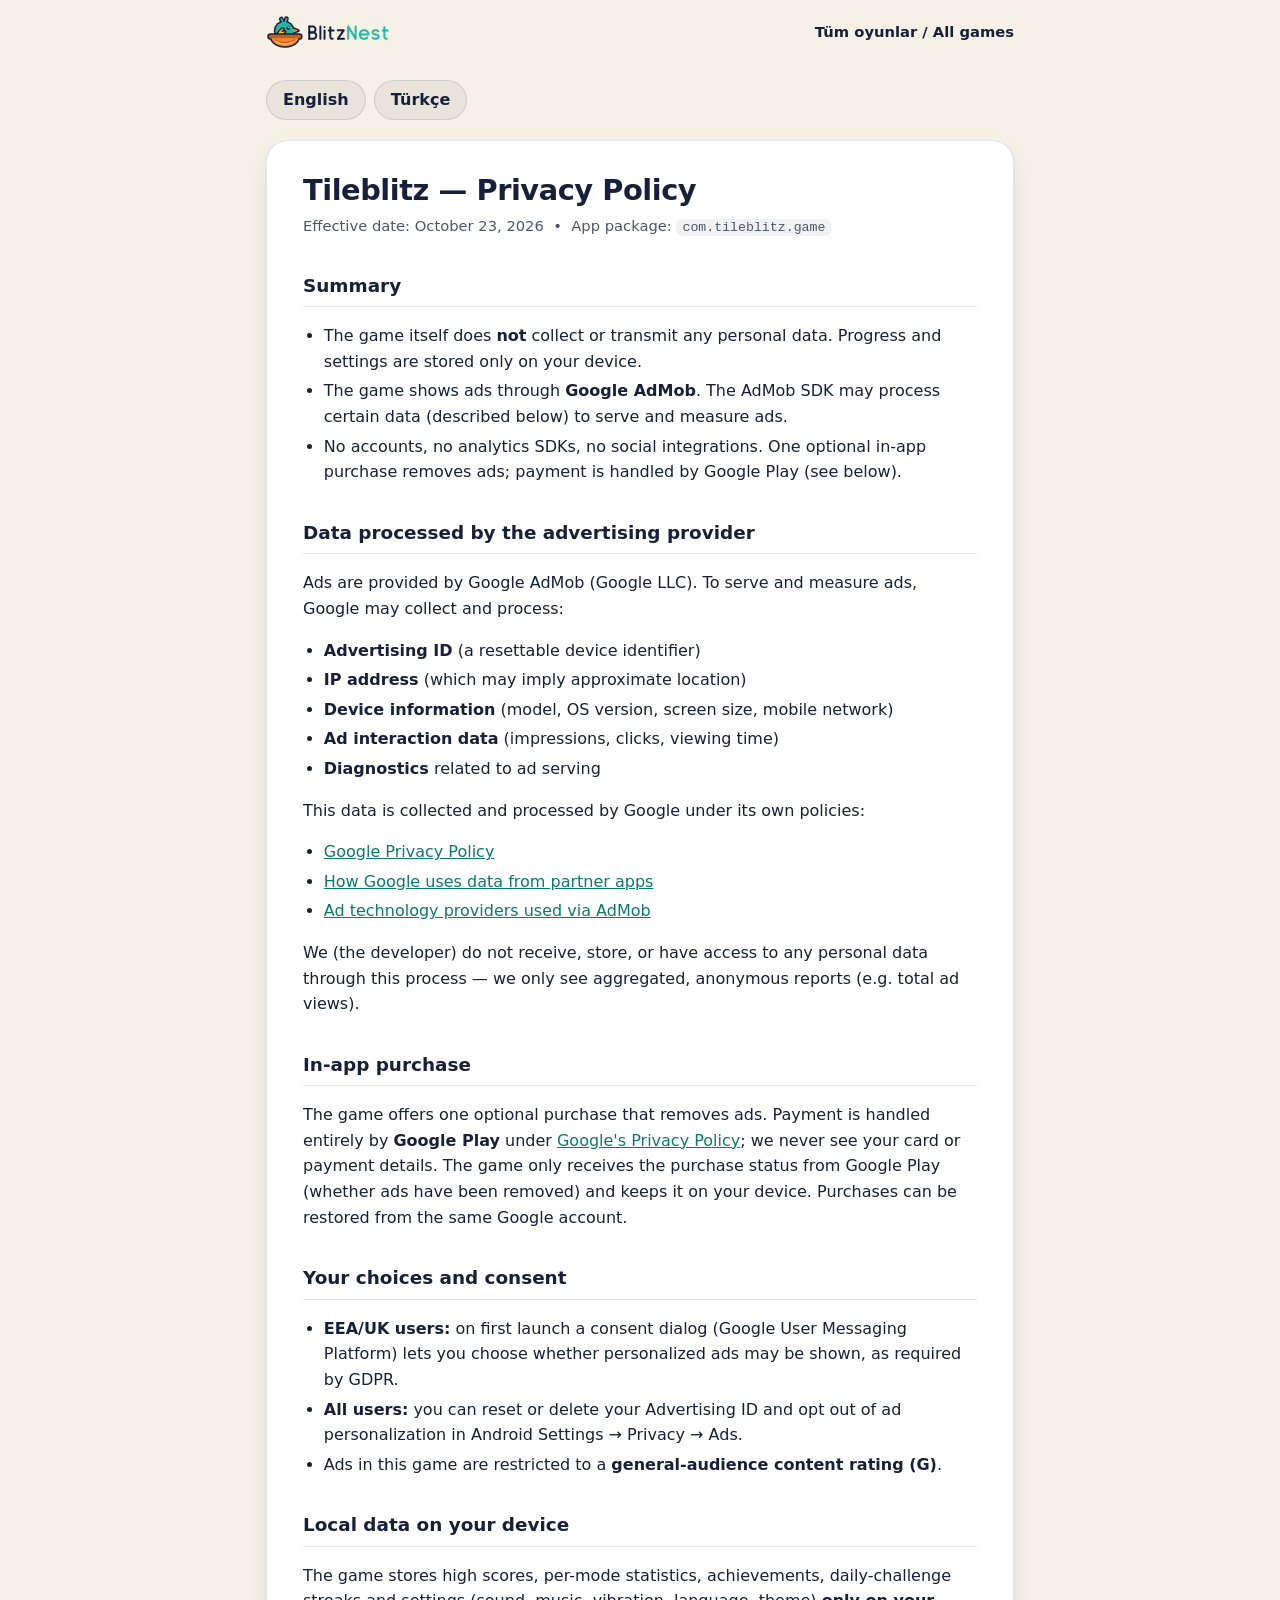
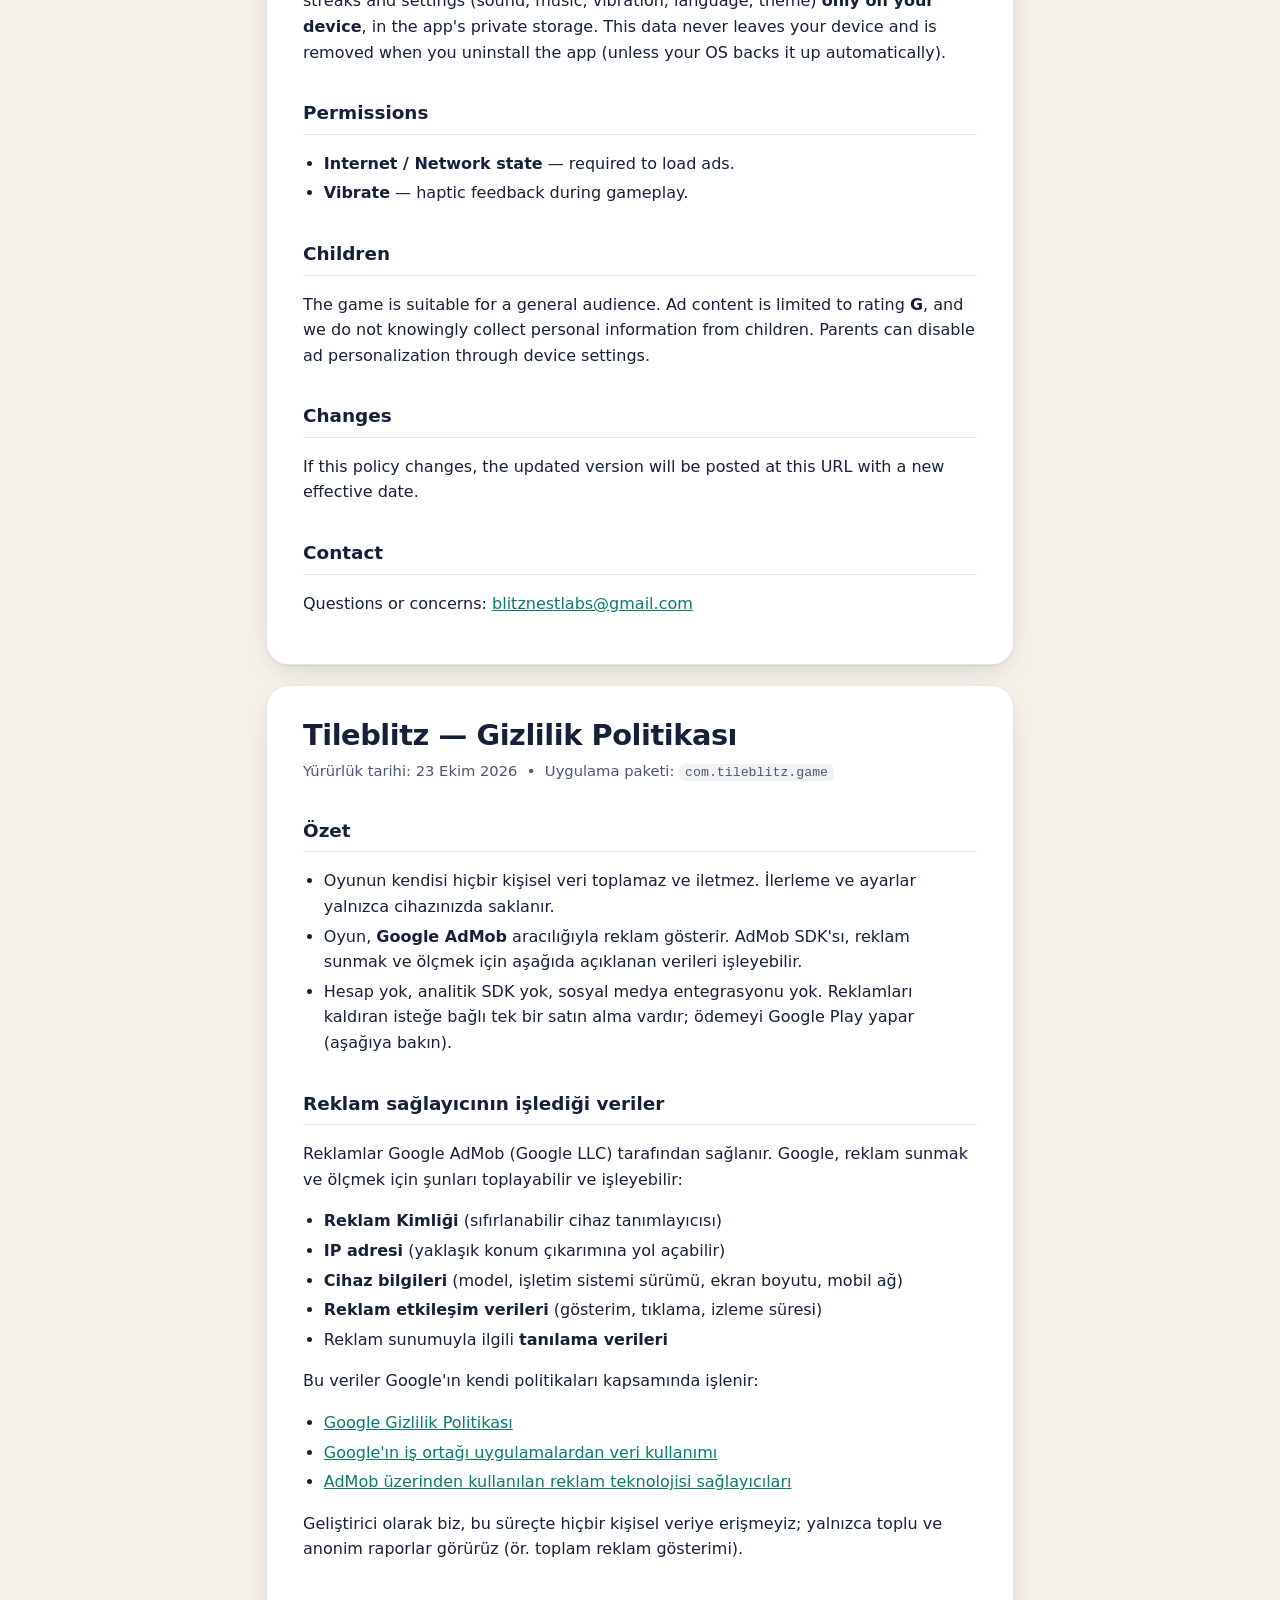
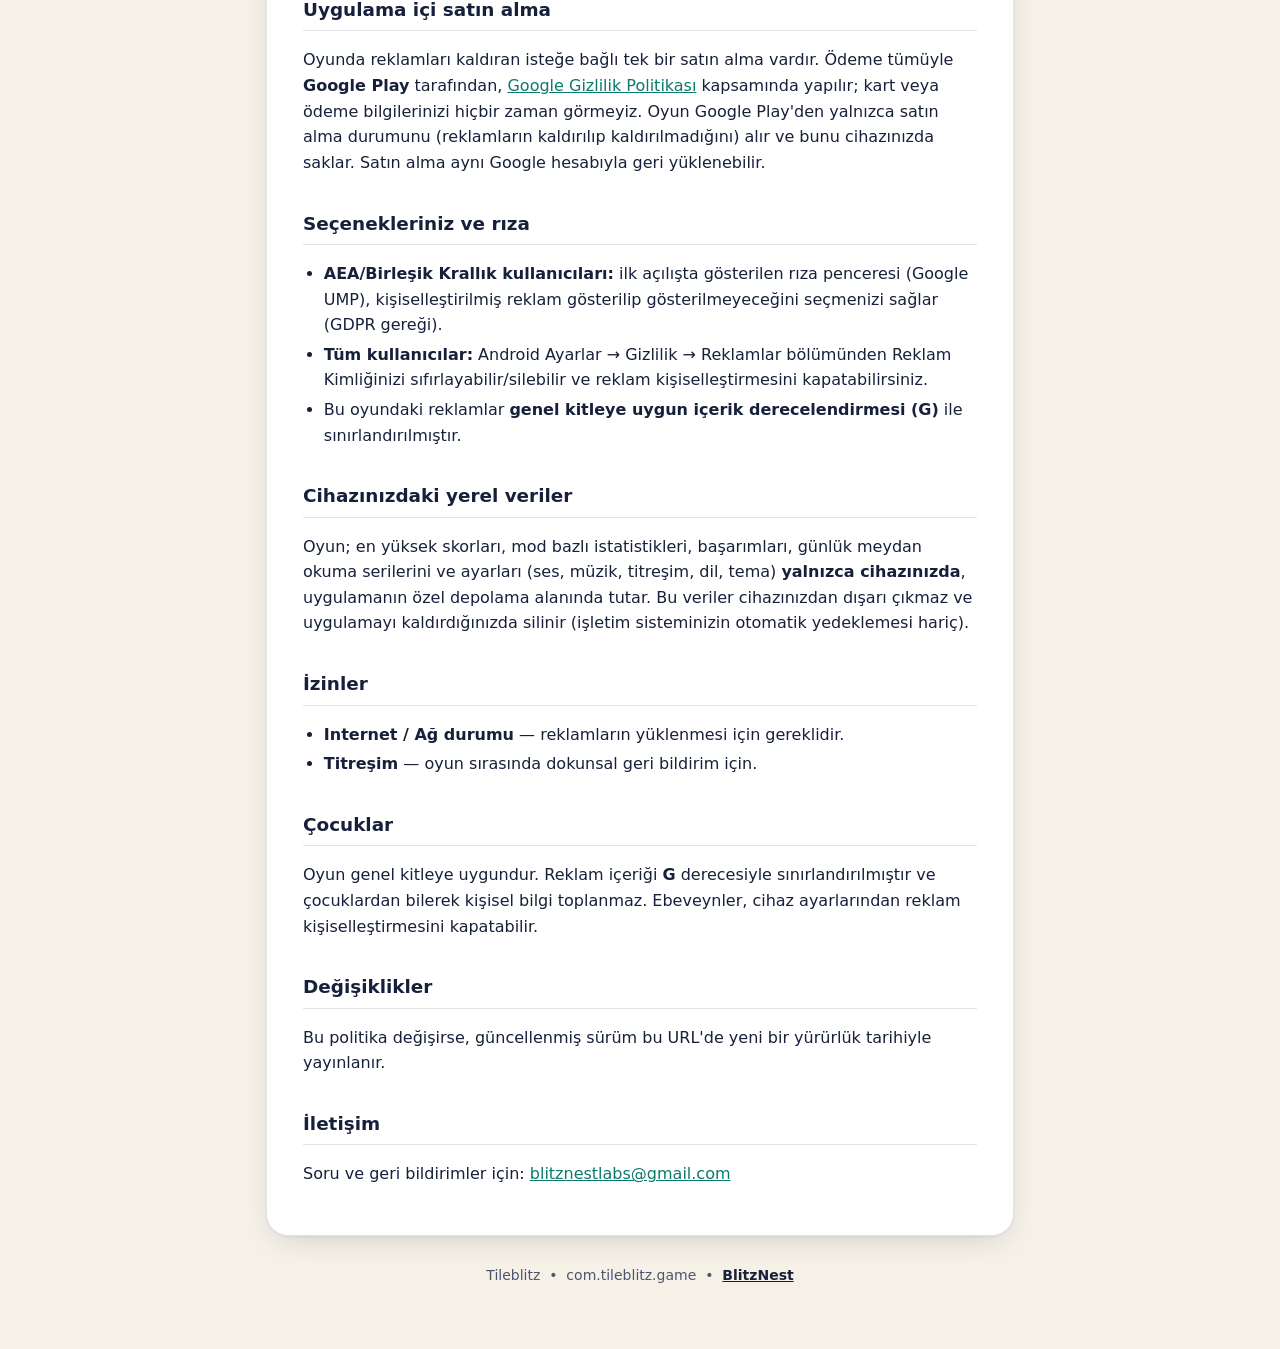
<file: privacy/tileblitz.html>
<!DOCTYPE html>
<html lang="en">
<head>
<meta charset="UTF-8">
<meta name="viewport" content="width=device-width, initial-scale=1.0">
<title>Tileblitz — Privacy Policy / Gizlilik Politikası</title>
<meta name="color-scheme" content="light dark">
<link rel="icon" type="image/png" href="../assets/favicon.png">
<link rel="stylesheet" href="../assets/site.css">
</head>
<body class="legal">
<header class="topbar">
  <div class="container">
    <a class="brand" href="../" aria-label="BlitzNest">
      <picture>
        <source srcset="../assets/logo-dark.svg" media="(prefers-color-scheme: dark)">
        <img src="../assets/logo.svg" width="125" height="34" alt="BlitzNest">
      </picture>
    </a>
    <a class="back" href="../#oyunlar">Tüm oyunlar / All games</a>
  </div>
</header>
<div class="wrap">

  <div class="lang-nav">
    <a href="#en">English</a>
    <a href="#tr">Türkçe</a>
  </div>

  <div class="card" id="en">
    <h1>Tileblitz — Privacy Policy</h1>
    <p class="meta">Effective date: October 23, 2026 &nbsp;•&nbsp; App package: <code>com.tileblitz.game</code></p>

    <h2>Summary</h2>
    <ul>
      <li>The game itself does <strong>not</strong> collect or transmit any personal data. Progress and settings are stored only on your device.</li>
      <li>The game shows ads through <strong>Google AdMob</strong>. The AdMob SDK may process certain data (described below) to serve and measure ads.</li>
      <li>No accounts, no analytics SDKs, no social integrations. One optional in-app purchase removes ads; payment is handled by Google Play (see below).</li>
    </ul>

    <h2>Data processed by the advertising provider</h2>
    <p>Ads are provided by Google AdMob (Google LLC). To serve and measure ads, Google may collect and process:</p>
    <ul>
      <li><strong>Advertising ID</strong> (a resettable device identifier)</li>
      <li><strong>IP address</strong> (which may imply approximate location)</li>
      <li><strong>Device information</strong> (model, OS version, screen size, mobile network)</li>
      <li><strong>Ad interaction data</strong> (impressions, clicks, viewing time)</li>
      <li><strong>Diagnostics</strong> related to ad serving</li>
    </ul>
    <p>This data is collected and processed by Google under its own policies:</p>
    <ul>
      <li><a href="https://policies.google.com/privacy">Google Privacy Policy</a></li>
      <li><a href="https://policies.google.com/technologies/partner-sites">How Google uses data from partner apps</a></li>
      <li><a href="https://support.google.com/admob/answer/9012903">Ad technology providers used via AdMob</a></li>
    </ul>
    <p>We (the developer) do not receive, store, or have access to any personal data through this process — we only see aggregated, anonymous reports (e.g. total ad views).</p>

    <h2>In-app purchase</h2>
    <p>The game offers one optional purchase that removes ads. Payment is handled entirely by <strong>Google Play</strong> under <a href="https://policies.google.com/privacy">Google's Privacy Policy</a>; we never see your card or payment details. The game only receives the purchase status from Google Play (whether ads have been removed) and keeps it on your device. Purchases can be restored from the same Google account.</p>

    <h2>Your choices and consent</h2>
    <ul>
      <li><strong>EEA/UK users:</strong> on first launch a consent dialog (Google User Messaging Platform) lets you choose whether personalized ads may be shown, as required by GDPR.</li>
      <li><strong>All users:</strong> you can reset or delete your Advertising ID and opt out of ad personalization in Android Settings → Privacy → Ads.</li>
      <li>Ads in this game are restricted to a <strong>general-audience content rating (G)</strong>.</li>
    </ul>

    <h2>Local data on your device</h2>
    <p>The game stores high scores, per-mode statistics, achievements, daily-challenge streaks and settings (sound, music, vibration, language, theme) <strong>only on your device</strong>, in the app's private storage. This data never leaves your device and is removed when you uninstall the app (unless your OS backs it up automatically).</p>

    <h2>Permissions</h2>
    <ul>
      <li><strong>Internet / Network state</strong> — required to load ads.</li>
      <li><strong>Vibrate</strong> — haptic feedback during gameplay.</li>
    </ul>

    <h2>Children</h2>
    <p>The game is suitable for a general audience. Ad content is limited to rating <strong>G</strong>, and we do not knowingly collect personal information from children. Parents can disable ad personalization through device settings.</p>

    <h2>Changes</h2>
    <p>If this policy changes, the updated version will be posted at this URL with a new effective date.</p>

    <h2>Contact</h2>
    <p>Questions or concerns: <a href="mailto:blitznestlabs@gmail.com">blitznestlabs@gmail.com</a></p>
  </div>

  <div class="card" id="tr">
    <h1>Tileblitz — Gizlilik Politikası</h1>
    <p class="meta">Yürürlük tarihi: 23 Ekim 2026 &nbsp;•&nbsp; Uygulama paketi: <code>com.tileblitz.game</code></p>

    <h2>Özet</h2>
    <ul>
      <li>Oyunun kendisi hiçbir kişisel veri toplamaz ve iletmez. İlerleme ve ayarlar yalnızca cihazınızda saklanır.</li>
      <li>Oyun, <strong>Google AdMob</strong> aracılığıyla reklam gösterir. AdMob SDK'sı, reklam sunmak ve ölçmek için aşağıda açıklanan verileri işleyebilir.</li>
      <li>Hesap yok, analitik SDK yok, sosyal medya entegrasyonu yok. Reklamları kaldıran isteğe bağlı tek bir satın alma vardır; ödemeyi Google Play yapar (aşağıya bakın).</li>
    </ul>

    <h2>Reklam sağlayıcının işlediği veriler</h2>
    <p>Reklamlar Google AdMob (Google LLC) tarafından sağlanır. Google, reklam sunmak ve ölçmek için şunları toplayabilir ve işleyebilir:</p>
    <ul>
      <li><strong>Reklam Kimliği</strong> (sıfırlanabilir cihaz tanımlayıcısı)</li>
      <li><strong>IP adresi</strong> (yaklaşık konum çıkarımına yol açabilir)</li>
      <li><strong>Cihaz bilgileri</strong> (model, işletim sistemi sürümü, ekran boyutu, mobil ağ)</li>
      <li><strong>Reklam etkileşim verileri</strong> (gösterim, tıklama, izleme süresi)</li>
      <li>Reklam sunumuyla ilgili <strong>tanılama verileri</strong></li>
    </ul>
    <p>Bu veriler Google'ın kendi politikaları kapsamında işlenir:</p>
    <ul>
      <li><a href="https://policies.google.com/privacy?hl=tr">Google Gizlilik Politikası</a></li>
      <li><a href="https://policies.google.com/technologies/partner-sites?hl=tr">Google'ın iş ortağı uygulamalardan veri kullanımı</a></li>
      <li><a href="https://support.google.com/admob/answer/9012903">AdMob üzerinden kullanılan reklam teknolojisi sağlayıcıları</a></li>
    </ul>
    <p>Geliştirici olarak biz, bu süreçte hiçbir kişisel veriye erişmeyiz; yalnızca toplu ve anonim raporlar görürüz (ör. toplam reklam gösterimi).</p>

    <h2>Uygulama içi satın alma</h2>
    <p>Oyunda reklamları kaldıran isteğe bağlı tek bir satın alma vardır. Ödeme tümüyle <strong>Google Play</strong> tarafından, <a href="https://policies.google.com/privacy">Google Gizlilik Politikası</a> kapsamında yapılır; kart veya ödeme bilgilerinizi hiçbir zaman görmeyiz. Oyun Google Play'den yalnızca satın alma durumunu (reklamların kaldırılıp kaldırılmadığını) alır ve bunu cihazınızda saklar. Satın alma aynı Google hesabıyla geri yüklenebilir.</p>

    <h2>Seçenekleriniz ve rıza</h2>
    <ul>
      <li><strong>AEA/Birleşik Krallık kullanıcıları:</strong> ilk açılışta gösterilen rıza penceresi (Google UMP), kişiselleştirilmiş reklam gösterilip gösterilmeyeceğini seçmenizi sağlar (GDPR gereği).</li>
      <li><strong>Tüm kullanıcılar:</strong> Android Ayarlar → Gizlilik → Reklamlar bölümünden Reklam Kimliğinizi sıfırlayabilir/silebilir ve reklam kişiselleştirmesini kapatabilirsiniz.</li>
      <li>Bu oyundaki reklamlar <strong>genel kitleye uygun içerik derecelendirmesi (G)</strong> ile sınırlandırılmıştır.</li>
    </ul>

    <h2>Cihazınızdaki yerel veriler</h2>
    <p>Oyun; en yüksek skorları, mod bazlı istatistikleri, başarımları, günlük meydan okuma serilerini ve ayarları (ses, müzik, titreşim, dil, tema) <strong>yalnızca cihazınızda</strong>, uygulamanın özel depolama alanında tutar. Bu veriler cihazınızdan dışarı çıkmaz ve uygulamayı kaldırdığınızda silinir (işletim sisteminizin otomatik yedeklemesi hariç).</p>

    <h2>İzinler</h2>
    <ul>
      <li><strong>Internet / Ağ durumu</strong> — reklamların yüklenmesi için gereklidir.</li>
      <li><strong>Titreşim</strong> — oyun sırasında dokunsal geri bildirim için.</li>
    </ul>

    <h2>Çocuklar</h2>
    <p>Oyun genel kitleye uygundur. Reklam içeriği <strong>G</strong> derecesiyle sınırlandırılmıştır ve çocuklardan bilerek kişisel bilgi toplanmaz. Ebeveynler, cihaz ayarlarından reklam kişiselleştirmesini kapatabilir.</p>

    <h2>Değişiklikler</h2>
    <p>Bu politika değişirse, güncellenmiş sürüm bu URL'de yeni bir yürürlük tarihiyle yayınlanır.</p>

    <h2>İletişim</h2>
    <p>Soru ve geri bildirimler için: <a href="mailto:blitznestlabs@gmail.com">blitznestlabs@gmail.com</a></p>
  </div>

  <div class="footer">Tileblitz &nbsp;•&nbsp; com.tileblitz.game &nbsp;•&nbsp; <a href="../">BlitzNest</a></div>
</div>
</body>
</html>
</file>
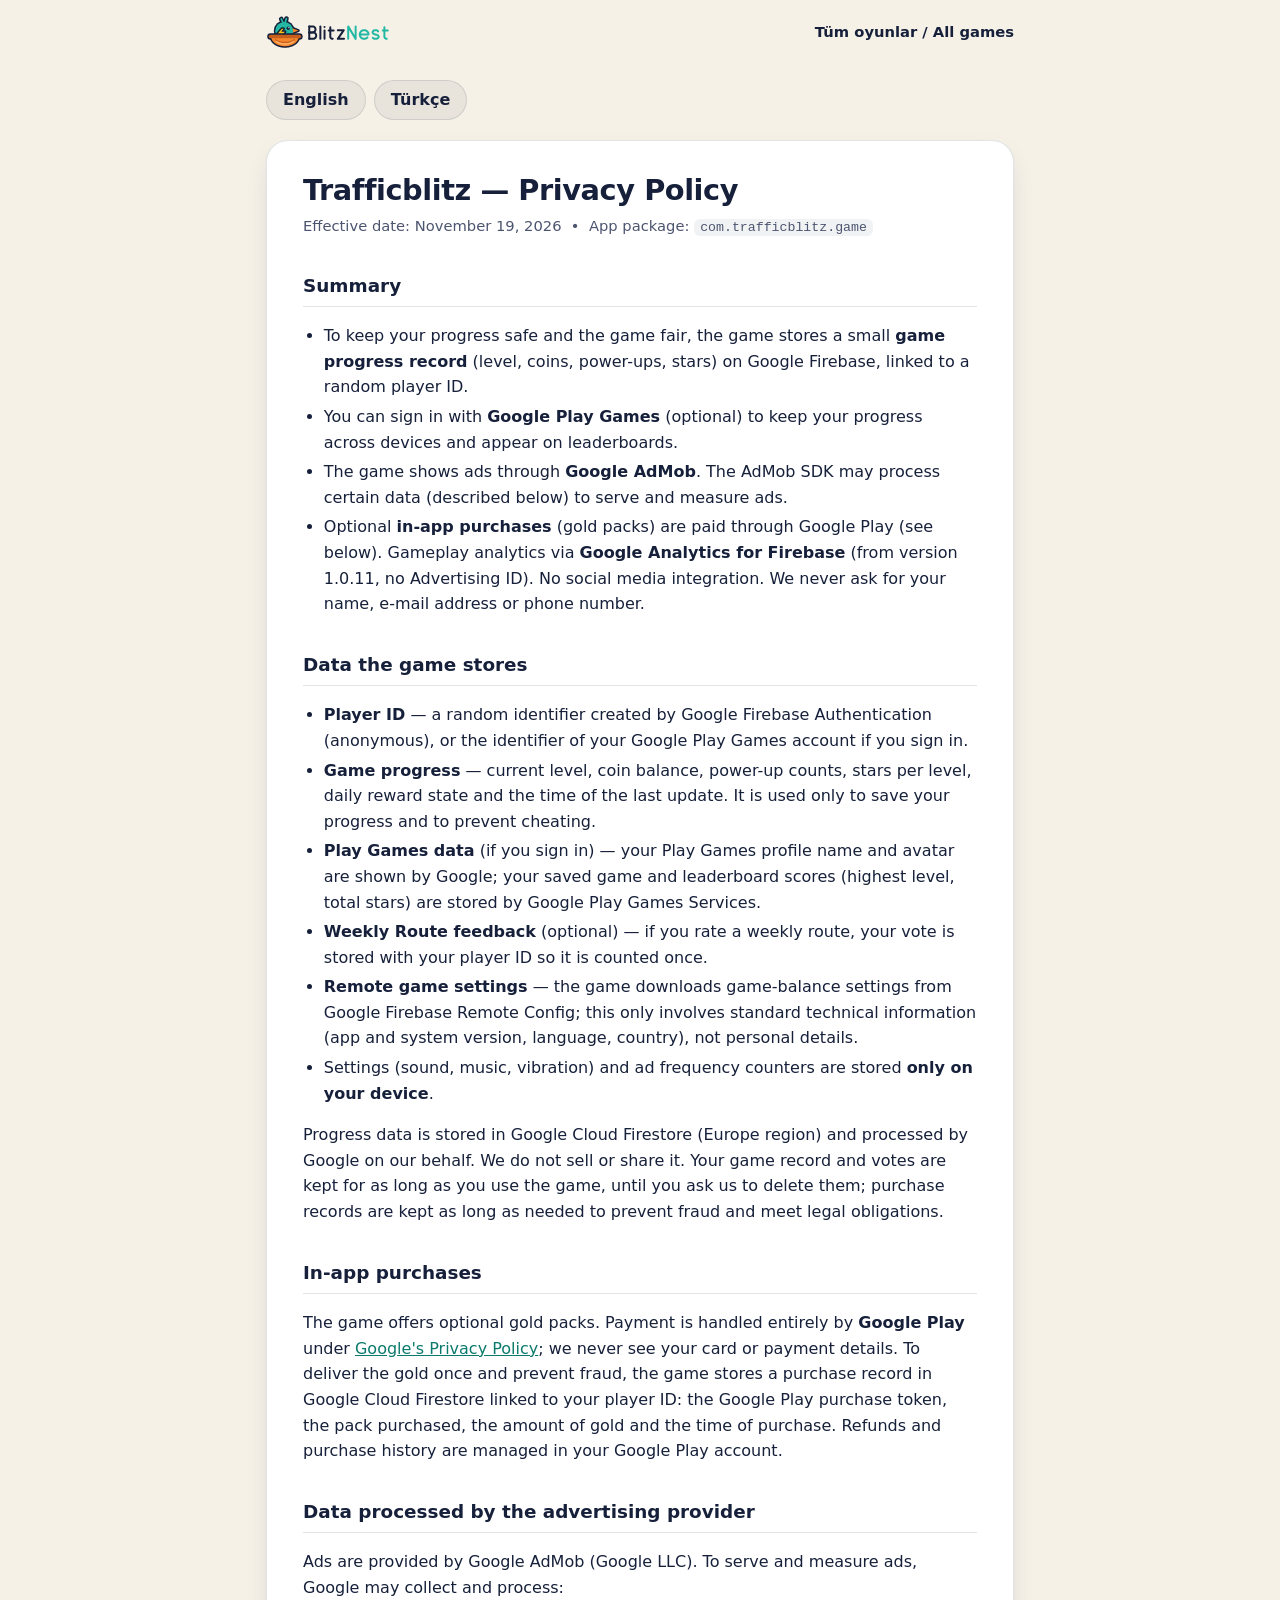
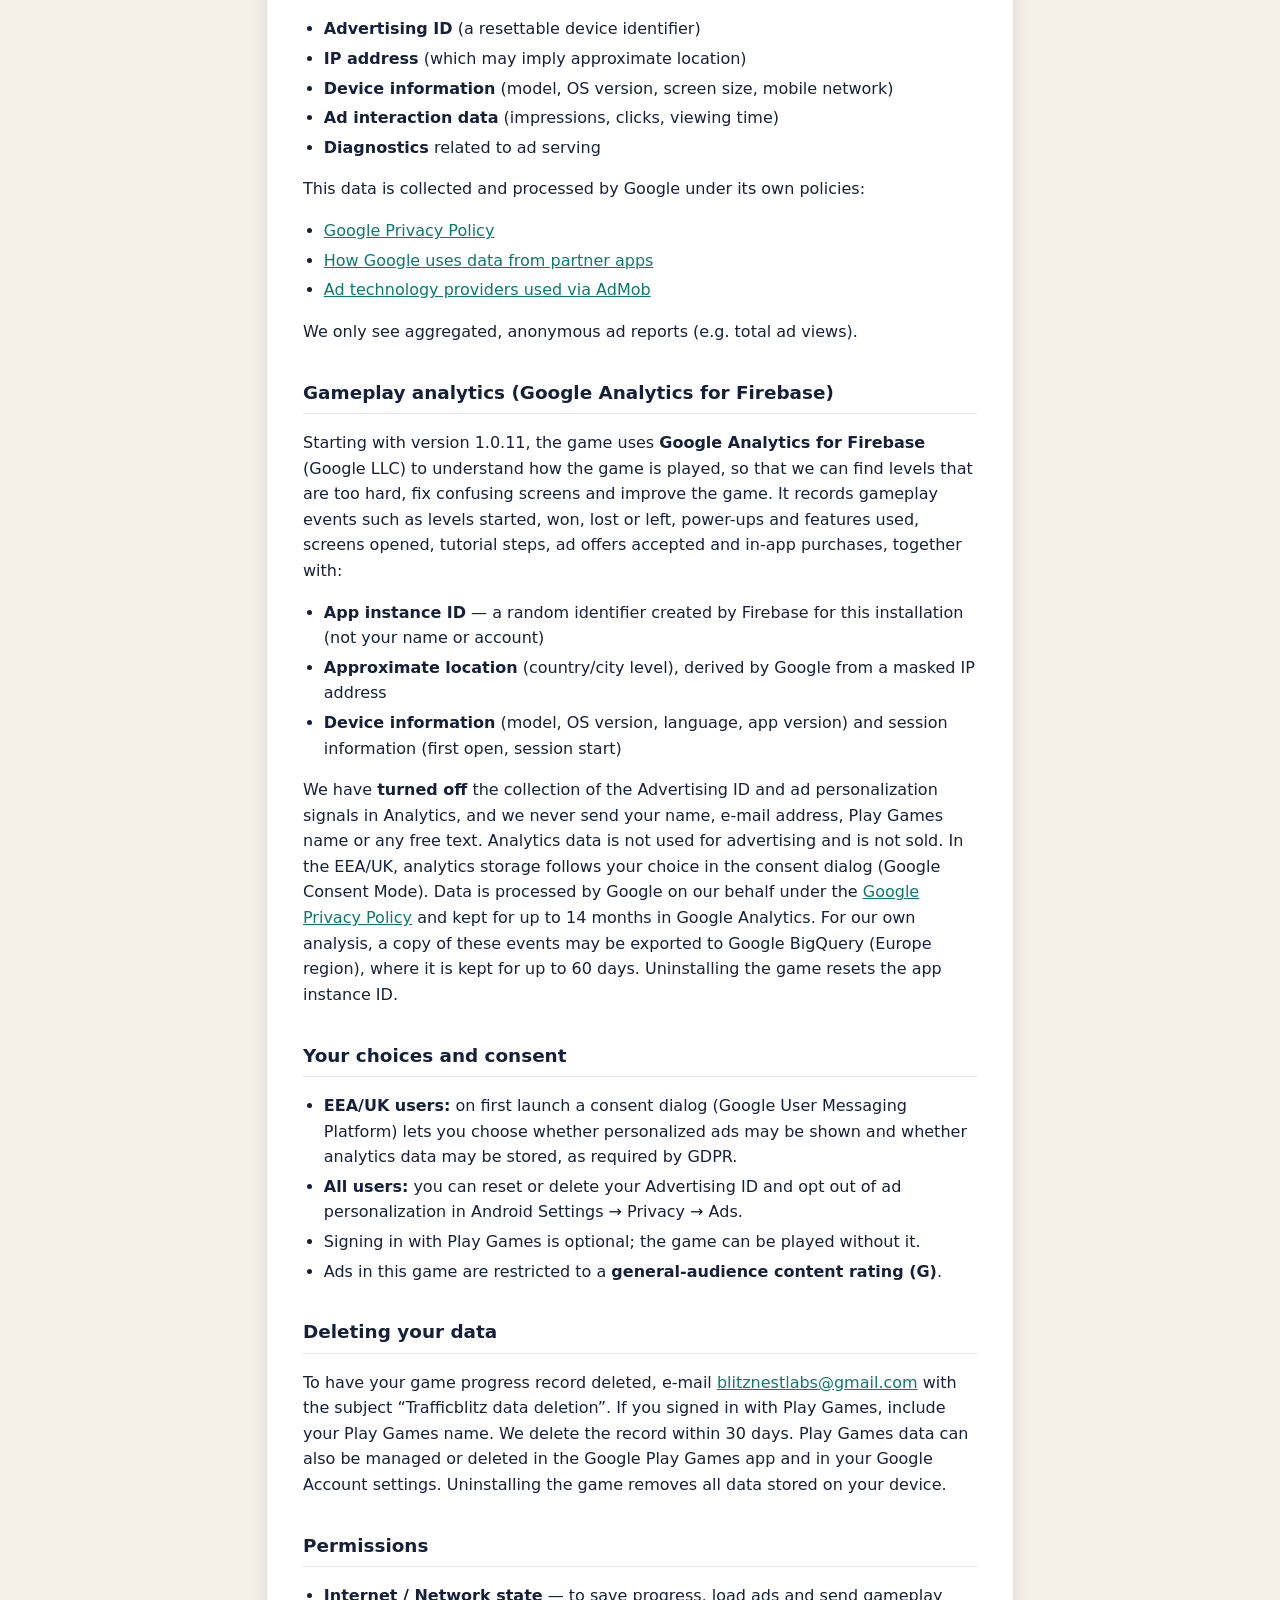
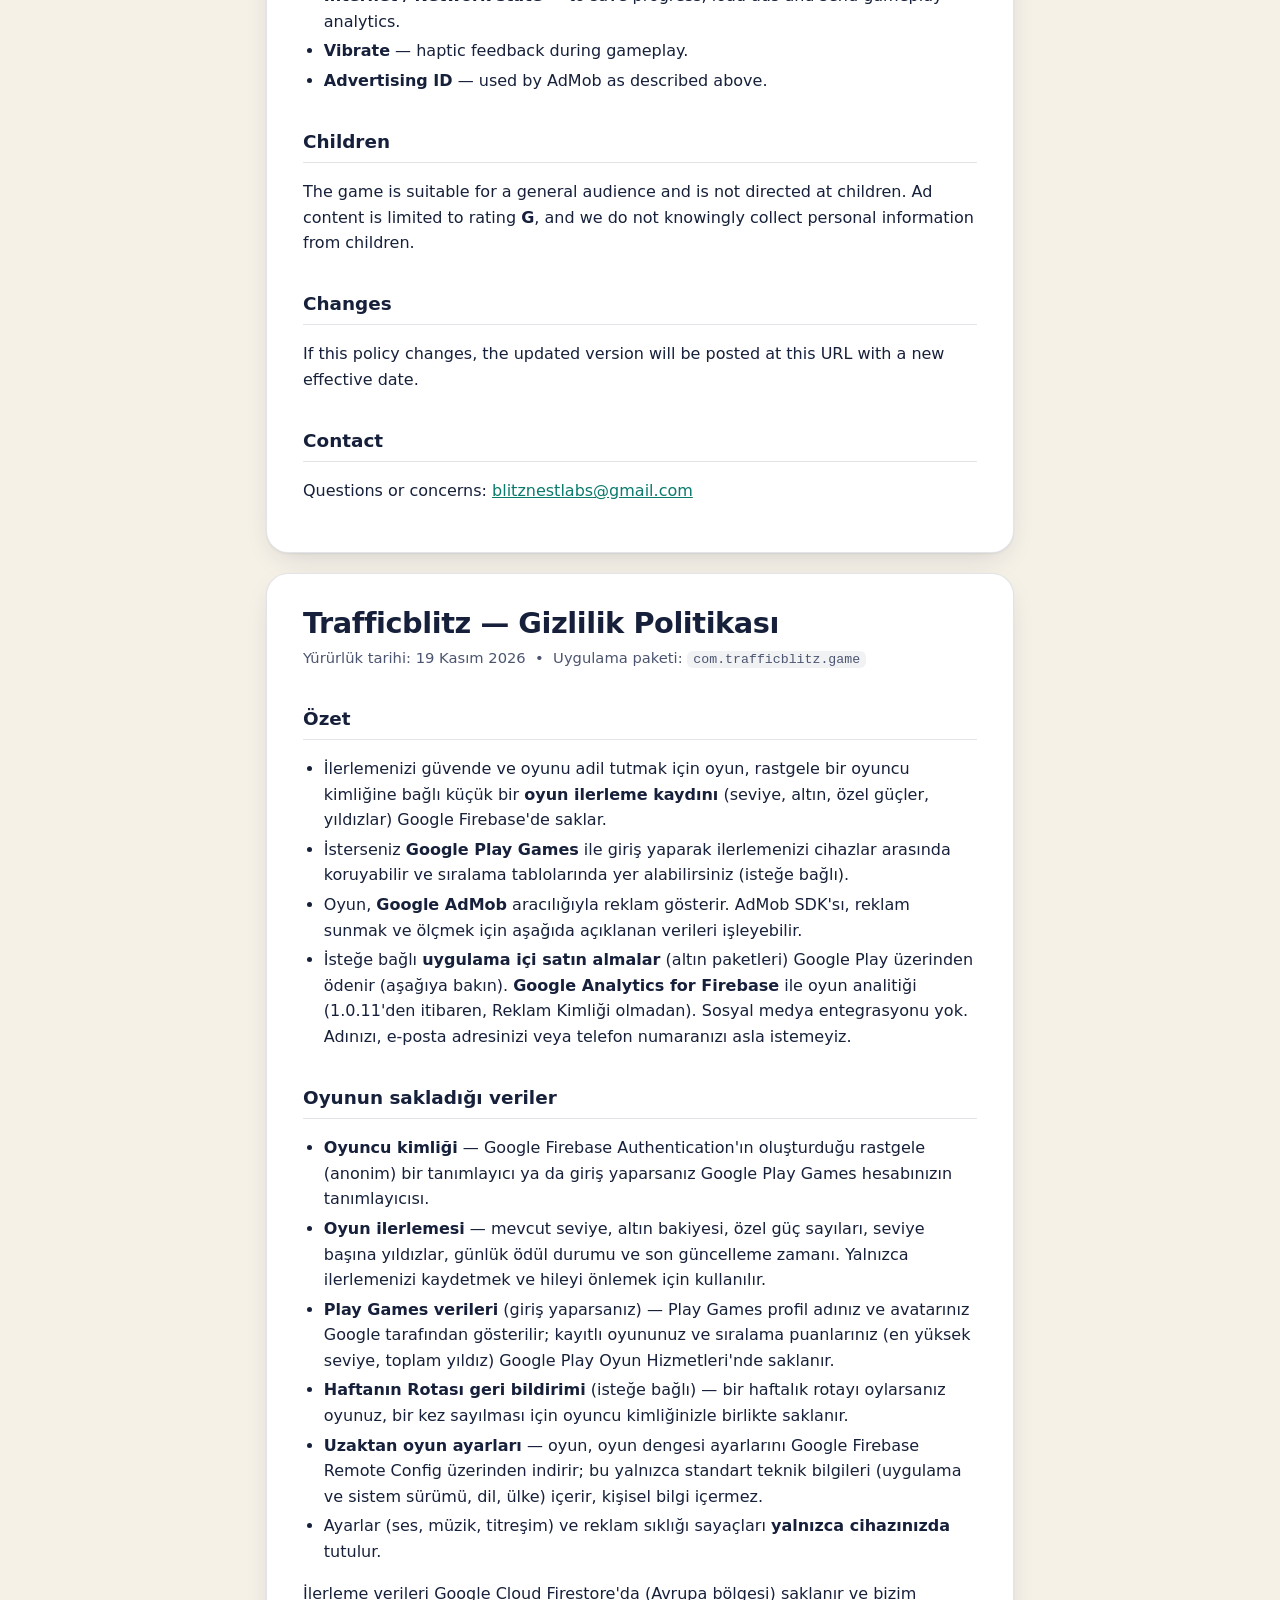
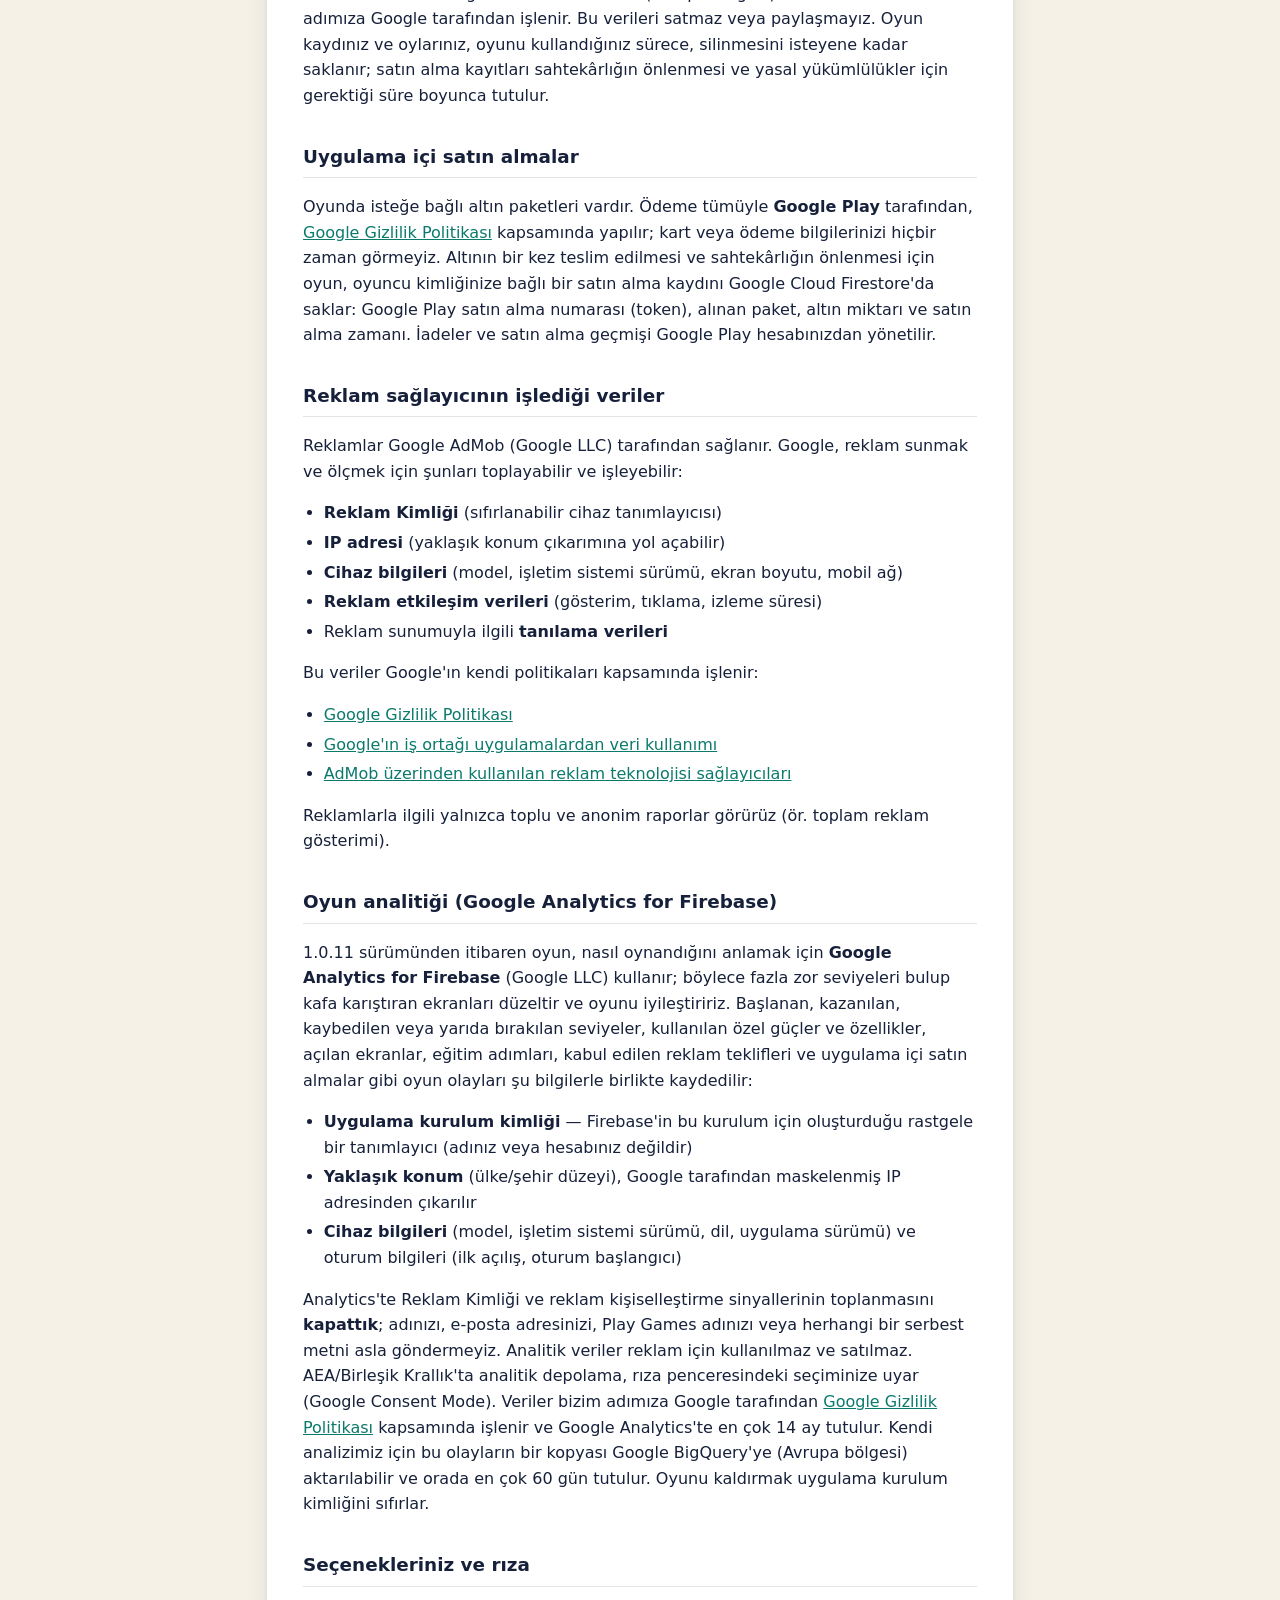
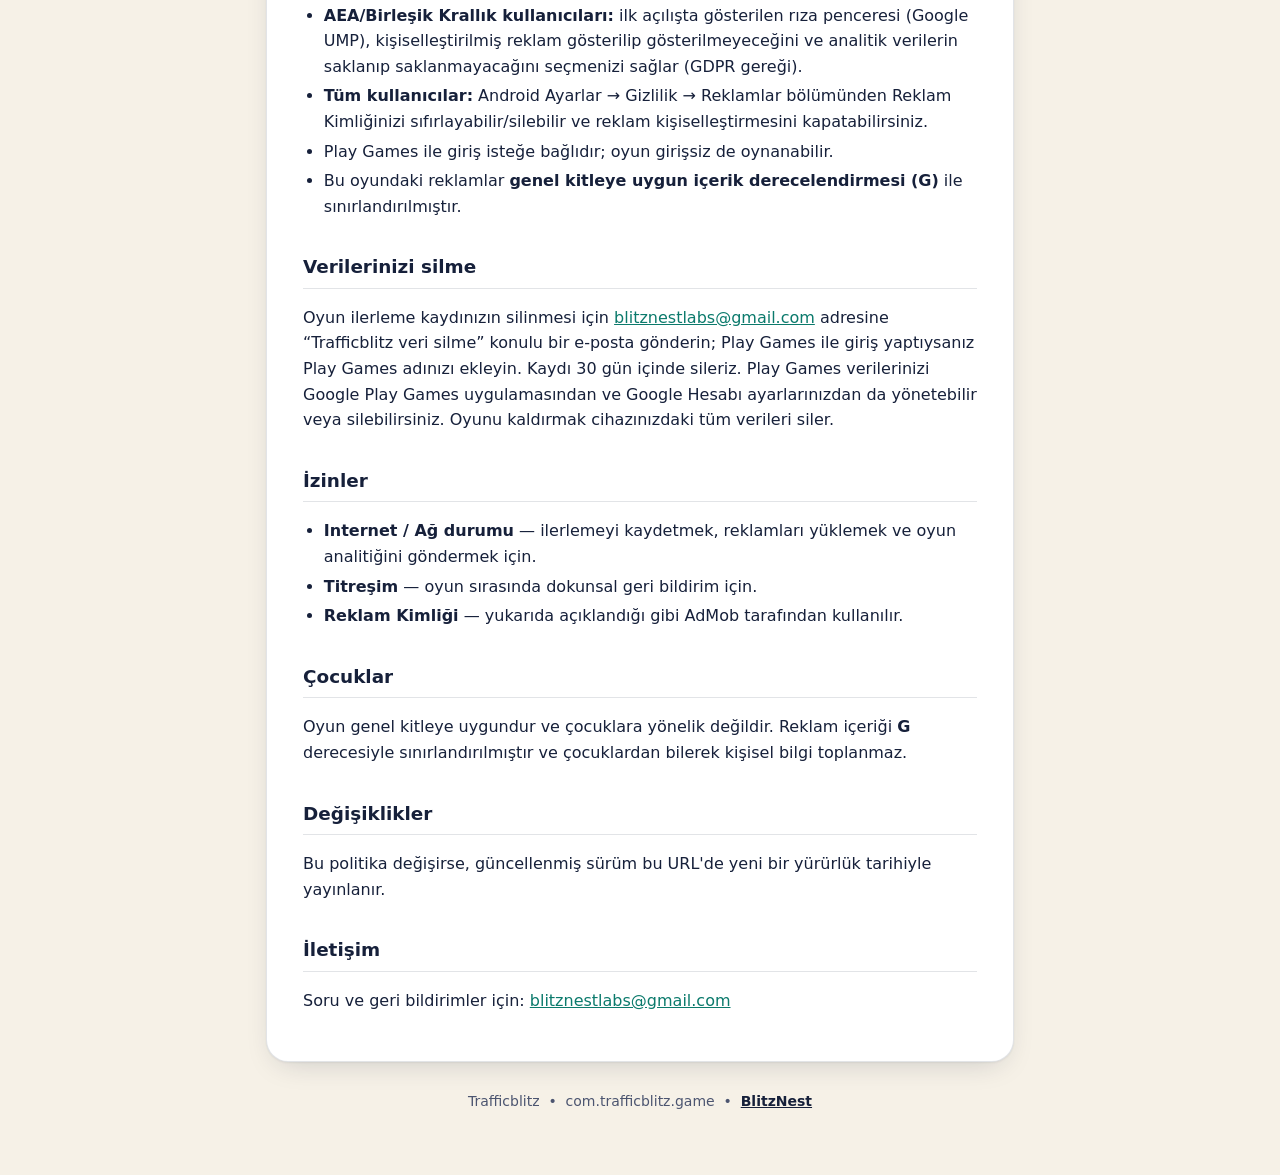
<file: privacy/trafficblitz.html>
<!DOCTYPE html>
<html lang="en">
<head>
<meta charset="UTF-8">
<meta name="viewport" content="width=device-width, initial-scale=1.0">
<title>Trafficblitz — Privacy Policy / Gizlilik Politikası</title>
<meta name="color-scheme" content="light dark">
<link rel="icon" type="image/png" href="../assets/favicon.png">
<link rel="stylesheet" href="../assets/site.css">
</head>
<body class="legal">
<header class="topbar">
  <div class="container">
    <a class="brand" href="../" aria-label="BlitzNest">
      <picture>
        <source srcset="../assets/logo-dark.svg" media="(prefers-color-scheme: dark)">
        <img src="../assets/logo.svg" width="125" height="34" alt="BlitzNest">
      </picture>
    </a>
    <a class="back" href="../#oyunlar">Tüm oyunlar / All games</a>
  </div>
</header>
<div class="wrap">

  <div class="lang-nav">
    <a href="#en">English</a>
    <a href="#tr">Türkçe</a>
  </div>

  <div class="card" id="en">
    <h1>Trafficblitz — Privacy Policy</h1>
    <p class="meta">Effective date: November 19, 2026 &nbsp;•&nbsp; App package: <code>com.trafficblitz.game</code></p>

    <h2>Summary</h2>
    <ul>
      <li>To keep your progress safe and the game fair, the game stores a small <strong>game progress record</strong> (level, coins, power-ups, stars) on Google Firebase, linked to a random player ID.</li>
      <li>You can sign in with <strong>Google Play Games</strong> (optional) to keep your progress across devices and appear on leaderboards.</li>
      <li>The game shows ads through <strong>Google AdMob</strong>. The AdMob SDK may process certain data (described below) to serve and measure ads.</li>
      <li>Optional <strong>in-app purchases</strong> (gold packs) are paid through Google Play (see below). Gameplay analytics via <strong>Google Analytics for Firebase</strong> (from version 1.0.11, no Advertising ID). No social media integration. We never ask for your name, e-mail address or phone number.</li>
    </ul>

    <h2>Data the game stores</h2>
    <ul>
      <li><strong>Player ID</strong> — a random identifier created by Google Firebase Authentication (anonymous), or the identifier of your Google Play Games account if you sign in.</li>
      <li><strong>Game progress</strong> — current level, coin balance, power-up counts, stars per level, daily reward state and the time of the last update. It is used only to save your progress and to prevent cheating.</li>
      <li><strong>Play Games data</strong> (if you sign in) — your Play Games profile name and avatar are shown by Google; your saved game and leaderboard scores (highest level, total stars) are stored by Google Play Games Services.</li>
      <li><strong>Weekly Route feedback</strong> (optional) — if you rate a weekly route, your vote is stored with your player ID so it is counted once.</li>
      <li><strong>Remote game settings</strong> — the game downloads game-balance settings from Google Firebase Remote Config; this only involves standard technical information (app and system version, language, country), not personal details.</li>
      <li>Settings (sound, music, vibration) and ad frequency counters are stored <strong>only on your device</strong>.</li>
    </ul>
    <p>Progress data is stored in Google Cloud Firestore (Europe region) and processed by Google on our behalf. We do not sell or share it. Your game record and votes are kept for as long as you use the game, until you ask us to delete them; purchase records are kept as long as needed to prevent fraud and meet legal obligations.</p>

    <h2>In-app purchases</h2>
    <p>The game offers optional gold packs. Payment is handled entirely by <strong>Google Play</strong> under <a href="https://policies.google.com/privacy">Google's Privacy Policy</a>; we never see your card or payment details. To deliver the gold once and prevent fraud, the game stores a purchase record in Google Cloud Firestore linked to your player ID: the Google Play purchase token, the pack purchased, the amount of gold and the time of purchase. Refunds and purchase history are managed in your Google Play account.</p>

    <h2>Data processed by the advertising provider</h2>
    <p>Ads are provided by Google AdMob (Google LLC). To serve and measure ads, Google may collect and process:</p>
    <ul>
      <li><strong>Advertising ID</strong> (a resettable device identifier)</li>
      <li><strong>IP address</strong> (which may imply approximate location)</li>
      <li><strong>Device information</strong> (model, OS version, screen size, mobile network)</li>
      <li><strong>Ad interaction data</strong> (impressions, clicks, viewing time)</li>
      <li><strong>Diagnostics</strong> related to ad serving</li>
    </ul>
    <p>This data is collected and processed by Google under its own policies:</p>
    <ul>
      <li><a href="https://policies.google.com/privacy">Google Privacy Policy</a></li>
      <li><a href="https://policies.google.com/technologies/partner-sites">How Google uses data from partner apps</a></li>
      <li><a href="https://support.google.com/admob/answer/9012903">Ad technology providers used via AdMob</a></li>
    </ul>
    <p>We only see aggregated, anonymous ad reports (e.g. total ad views).</p>


    <h2>Gameplay analytics (Google Analytics for Firebase)</h2>
    <p>Starting with version 1.0.11, the game uses <strong>Google Analytics for Firebase</strong> (Google LLC) to understand how the game is played, so that we can find levels that are too hard, fix confusing screens and improve the game. It records gameplay events such as levels started, won, lost or left, power-ups and features used, screens opened, tutorial steps, ad offers accepted and in-app purchases, together with:</p>
    <ul>
      <li><strong>App instance ID</strong> — a random identifier created by Firebase for this installation (not your name or account)</li>
      <li><strong>Approximate location</strong> (country/city level), derived by Google from a masked IP address</li>
      <li><strong>Device information</strong> (model, OS version, language, app version) and session information (first open, session start)</li>
    </ul>
    <p>We have <strong>turned off</strong> the collection of the Advertising ID and ad personalization signals in Analytics, and we never send your name, e-mail address, Play Games name or any free text. Analytics data is not used for advertising and is not sold. In the EEA/UK, analytics storage follows your choice in the consent dialog (Google Consent Mode). Data is processed by Google on our behalf under the <a href="https://policies.google.com/privacy">Google Privacy Policy</a> and kept for up to 14 months in Google Analytics. For our own analysis, a copy of these events may be exported to Google BigQuery (Europe region), where it is kept for up to 60 days. Uninstalling the game resets the app instance ID.</p>

    <h2>Your choices and consent</h2>
    <ul>
      <li><strong>EEA/UK users:</strong> on first launch a consent dialog (Google User Messaging Platform) lets you choose whether personalized ads may be shown and whether analytics data may be stored, as required by GDPR.</li>
      <li><strong>All users:</strong> you can reset or delete your Advertising ID and opt out of ad personalization in Android Settings → Privacy → Ads.</li>
      <li>Signing in with Play Games is optional; the game can be played without it.</li>
      <li>Ads in this game are restricted to a <strong>general-audience content rating (G)</strong>.</li>
    </ul>

    <h2 id="delete">Deleting your data</h2>
    <p>To have your game progress record deleted, e-mail <a href="mailto:blitznestlabs@gmail.com">blitznestlabs@gmail.com</a> with the subject “Trafficblitz data deletion”. If you signed in with Play Games, include your Play Games name. We delete the record within 30 days. Play Games data can also be managed or deleted in the Google Play Games app and in your Google Account settings. Uninstalling the game removes all data stored on your device.</p>

    <h2>Permissions</h2>
    <ul>
      <li><strong>Internet / Network state</strong> — to save progress, load ads and send gameplay analytics.</li>
      <li><strong>Vibrate</strong> — haptic feedback during gameplay.</li>
      <li><strong>Advertising ID</strong> — used by AdMob as described above.</li>
    </ul>

    <h2>Children</h2>
    <p>The game is suitable for a general audience and is not directed at children. Ad content is limited to rating <strong>G</strong>, and we do not knowingly collect personal information from children.</p>

    <h2>Changes</h2>
    <p>If this policy changes, the updated version will be posted at this URL with a new effective date.</p>

    <h2>Contact</h2>
    <p>Questions or concerns: <a href="mailto:blitznestlabs@gmail.com">blitznestlabs@gmail.com</a></p>
  </div>

  <div class="card" id="tr">
    <h1>Trafficblitz — Gizlilik Politikası</h1>
    <p class="meta">Yürürlük tarihi: 19 Kasım 2026 &nbsp;•&nbsp; Uygulama paketi: <code>com.trafficblitz.game</code></p>

    <h2>Özet</h2>
    <ul>
      <li>İlerlemenizi güvende ve oyunu adil tutmak için oyun, rastgele bir oyuncu kimliğine bağlı küçük bir <strong>oyun ilerleme kaydını</strong> (seviye, altın, özel güçler, yıldızlar) Google Firebase'de saklar.</li>
      <li>İsterseniz <strong>Google Play Games</strong> ile giriş yaparak ilerlemenizi cihazlar arasında koruyabilir ve sıralama tablolarında yer alabilirsiniz (isteğe bağlı).</li>
      <li>Oyun, <strong>Google AdMob</strong> aracılığıyla reklam gösterir. AdMob SDK'sı, reklam sunmak ve ölçmek için aşağıda açıklanan verileri işleyebilir.</li>
      <li>İsteğe bağlı <strong>uygulama içi satın almalar</strong> (altın paketleri) Google Play üzerinden ödenir (aşağıya bakın). <strong>Google Analytics for Firebase</strong> ile oyun analitiği (1.0.11'den itibaren, Reklam Kimliği olmadan). Sosyal medya entegrasyonu yok. Adınızı, e-posta adresinizi veya telefon numaranızı asla istemeyiz.</li>
    </ul>

    <h2>Oyunun sakladığı veriler</h2>
    <ul>
      <li><strong>Oyuncu kimliği</strong> — Google Firebase Authentication'ın oluşturduğu rastgele (anonim) bir tanımlayıcı ya da giriş yaparsanız Google Play Games hesabınızın tanımlayıcısı.</li>
      <li><strong>Oyun ilerlemesi</strong> — mevcut seviye, altın bakiyesi, özel güç sayıları, seviye başına yıldızlar, günlük ödül durumu ve son güncelleme zamanı. Yalnızca ilerlemenizi kaydetmek ve hileyi önlemek için kullanılır.</li>
      <li><strong>Play Games verileri</strong> (giriş yaparsanız) — Play Games profil adınız ve avatarınız Google tarafından gösterilir; kayıtlı oyununuz ve sıralama puanlarınız (en yüksek seviye, toplam yıldız) Google Play Oyun Hizmetleri'nde saklanır.</li>
      <li><strong>Haftanın Rotası geri bildirimi</strong> (isteğe bağlı) — bir haftalık rotayı oylarsanız oyunuz, bir kez sayılması için oyuncu kimliğinizle birlikte saklanır.</li>
      <li><strong>Uzaktan oyun ayarları</strong> — oyun, oyun dengesi ayarlarını Google Firebase Remote Config üzerinden indirir; bu yalnızca standart teknik bilgileri (uygulama ve sistem sürümü, dil, ülke) içerir, kişisel bilgi içermez.</li>
      <li>Ayarlar (ses, müzik, titreşim) ve reklam sıklığı sayaçları <strong>yalnızca cihazınızda</strong> tutulur.</li>
    </ul>
    <p>İlerleme verileri Google Cloud Firestore'da (Avrupa bölgesi) saklanır ve bizim adımıza Google tarafından işlenir. Bu verileri satmaz veya paylaşmayız. Oyun kaydınız ve oylarınız, oyunu kullandığınız sürece, silinmesini isteyene kadar saklanır; satın alma kayıtları sahtekârlığın önlenmesi ve yasal yükümlülükler için gerektiği süre boyunca tutulur.</p>

    <h2>Uygulama içi satın almalar</h2>
    <p>Oyunda isteğe bağlı altın paketleri vardır. Ödeme tümüyle <strong>Google Play</strong> tarafından, <a href="https://policies.google.com/privacy?hl=tr">Google Gizlilik Politikası</a> kapsamında yapılır; kart veya ödeme bilgilerinizi hiçbir zaman görmeyiz. Altının bir kez teslim edilmesi ve sahtekârlığın önlenmesi için oyun, oyuncu kimliğinize bağlı bir satın alma kaydını Google Cloud Firestore'da saklar: Google Play satın alma numarası (token), alınan paket, altın miktarı ve satın alma zamanı. İadeler ve satın alma geçmişi Google Play hesabınızdan yönetilir.</p>

    <h2>Reklam sağlayıcının işlediği veriler</h2>
    <p>Reklamlar Google AdMob (Google LLC) tarafından sağlanır. Google, reklam sunmak ve ölçmek için şunları toplayabilir ve işleyebilir:</p>
    <ul>
      <li><strong>Reklam Kimliği</strong> (sıfırlanabilir cihaz tanımlayıcısı)</li>
      <li><strong>IP adresi</strong> (yaklaşık konum çıkarımına yol açabilir)</li>
      <li><strong>Cihaz bilgileri</strong> (model, işletim sistemi sürümü, ekran boyutu, mobil ağ)</li>
      <li><strong>Reklam etkileşim verileri</strong> (gösterim, tıklama, izleme süresi)</li>
      <li>Reklam sunumuyla ilgili <strong>tanılama verileri</strong></li>
    </ul>
    <p>Bu veriler Google'ın kendi politikaları kapsamında işlenir:</p>
    <ul>
      <li><a href="https://policies.google.com/privacy?hl=tr">Google Gizlilik Politikası</a></li>
      <li><a href="https://policies.google.com/technologies/partner-sites?hl=tr">Google'ın iş ortağı uygulamalardan veri kullanımı</a></li>
      <li><a href="https://support.google.com/admob/answer/9012903">AdMob üzerinden kullanılan reklam teknolojisi sağlayıcıları</a></li>
    </ul>
    <p>Reklamlarla ilgili yalnızca toplu ve anonim raporlar görürüz (ör. toplam reklam gösterimi).</p>


    <h2>Oyun analitiği (Google Analytics for Firebase)</h2>
    <p>1.0.11 sürümünden itibaren oyun, nasıl oynandığını anlamak için <strong>Google Analytics for Firebase</strong> (Google LLC) kullanır; böylece fazla zor seviyeleri bulup kafa karıştıran ekranları düzeltir ve oyunu iyileştiririz. Başlanan, kazanılan, kaybedilen veya yarıda bırakılan seviyeler, kullanılan özel güçler ve özellikler, açılan ekranlar, eğitim adımları, kabul edilen reklam teklifleri ve uygulama içi satın almalar gibi oyun olayları şu bilgilerle birlikte kaydedilir:</p>
    <ul>
      <li><strong>Uygulama kurulum kimliği</strong> — Firebase'in bu kurulum için oluşturduğu rastgele bir tanımlayıcı (adınız veya hesabınız değildir)</li>
      <li><strong>Yaklaşık konum</strong> (ülke/şehir düzeyi), Google tarafından maskelenmiş IP adresinden çıkarılır</li>
      <li><strong>Cihaz bilgileri</strong> (model, işletim sistemi sürümü, dil, uygulama sürümü) ve oturum bilgileri (ilk açılış, oturum başlangıcı)</li>
    </ul>
    <p>Analytics'te Reklam Kimliği ve reklam kişiselleştirme sinyallerinin toplanmasını <strong>kapattık</strong>; adınızı, e-posta adresinizi, Play Games adınızı veya herhangi bir serbest metni asla göndermeyiz. Analitik veriler reklam için kullanılmaz ve satılmaz. AEA/Birleşik Krallık'ta analitik depolama, rıza penceresindeki seçiminize uyar (Google Consent Mode). Veriler bizim adımıza Google tarafından <a href="https://policies.google.com/privacy?hl=tr">Google Gizlilik Politikası</a> kapsamında işlenir ve Google Analytics'te en çok 14 ay tutulur. Kendi analizimiz için bu olayların bir kopyası Google BigQuery'ye (Avrupa bölgesi) aktarılabilir ve orada en çok 60 gün tutulur. Oyunu kaldırmak uygulama kurulum kimliğini sıfırlar.</p>

    <h2>Seçenekleriniz ve rıza</h2>
    <ul>
      <li><strong>AEA/Birleşik Krallık kullanıcıları:</strong> ilk açılışta gösterilen rıza penceresi (Google UMP), kişiselleştirilmiş reklam gösterilip gösterilmeyeceğini ve analitik verilerin saklanıp saklanmayacağını seçmenizi sağlar (GDPR gereği).</li>
      <li><strong>Tüm kullanıcılar:</strong> Android Ayarlar → Gizlilik → Reklamlar bölümünden Reklam Kimliğinizi sıfırlayabilir/silebilir ve reklam kişiselleştirmesini kapatabilirsiniz.</li>
      <li>Play Games ile giriş isteğe bağlıdır; oyun girişsiz de oynanabilir.</li>
      <li>Bu oyundaki reklamlar <strong>genel kitleye uygun içerik derecelendirmesi (G)</strong> ile sınırlandırılmıştır.</li>
    </ul>

    <h2 id="sil">Verilerinizi silme</h2>
    <p>Oyun ilerleme kaydınızın silinmesi için <a href="mailto:blitznestlabs@gmail.com">blitznestlabs@gmail.com</a> adresine “Trafficblitz veri silme” konulu bir e-posta gönderin; Play Games ile giriş yaptıysanız Play Games adınızı ekleyin. Kaydı 30 gün içinde sileriz. Play Games verilerinizi Google Play Games uygulamasından ve Google Hesabı ayarlarınızdan da yönetebilir veya silebilirsiniz. Oyunu kaldırmak cihazınızdaki tüm verileri siler.</p>

    <h2>İzinler</h2>
    <ul>
      <li><strong>Internet / Ağ durumu</strong> — ilerlemeyi kaydetmek, reklamları yüklemek ve oyun analitiğini göndermek için.</li>
      <li><strong>Titreşim</strong> — oyun sırasında dokunsal geri bildirim için.</li>
      <li><strong>Reklam Kimliği</strong> — yukarıda açıklandığı gibi AdMob tarafından kullanılır.</li>
    </ul>

    <h2>Çocuklar</h2>
    <p>Oyun genel kitleye uygundur ve çocuklara yönelik değildir. Reklam içeriği <strong>G</strong> derecesiyle sınırlandırılmıştır ve çocuklardan bilerek kişisel bilgi toplanmaz.</p>

    <h2>Değişiklikler</h2>
    <p>Bu politika değişirse, güncellenmiş sürüm bu URL'de yeni bir yürürlük tarihiyle yayınlanır.</p>

    <h2>İletişim</h2>
    <p>Soru ve geri bildirimler için: <a href="mailto:blitznestlabs@gmail.com">blitznestlabs@gmail.com</a></p>
  </div>

  <div class="footer">Trafficblitz &nbsp;•&nbsp; com.trafficblitz.game &nbsp;•&nbsp; <a href="../">BlitzNest</a></div>
</div>
</body>
</html>
</file>
<file: assets/site.css>
/* BlitzNest — ortak stil (ana sayfa + gizlilik sayfaları). Harici font/CDN yok. */
:root {
  color-scheme: light dark;
  --bg: #f6f1e7;
  --bg-2: #efe6d6;
  --surface: #ffffff;
  --ink: #16203a;
  --muted: #4c5570;
  --line: rgba(22, 32, 58, 0.12);
  --link: #0b7a6c;
  --btn-bg: #16203a;
  --btn-ink: #fff6e6;
  --chip-bg: rgba(22, 32, 58, 0.06);
  --shadow: 0 1px 2px rgba(22, 32, 58, 0.06), 0 10px 30px -12px rgba(22, 32, 58, 0.22);
  --blob-1: rgba(255, 214, 107, 0.55);
  --blob-2: rgba(34, 184, 164, 0.28);
  --blob-3: rgba(245, 134, 43, 0.22);
  --radius: 22px;
  --font: system-ui, -apple-system, "Segoe UI", Roboto, "Helvetica Neue", Arial, sans-serif;
}
@media (prefers-color-scheme: dark) {
  :root {
    --bg: #0f1526;
    --bg-2: #141c33;
    --surface: #18213b;
    --ink: #f3eee4;
    --muted: #a9b1c7;
    --line: rgba(243, 238, 228, 0.12);
    --link: #4fd8c4;
    --btn-bg: #ffd66b;
    --btn-ink: #16203a;
    --chip-bg: rgba(243, 238, 228, 0.08);
    --shadow: 0 1px 2px rgba(0, 0, 0, 0.3), 0 14px 34px -14px rgba(0, 0, 0, 0.6);
    --blob-1: rgba(255, 214, 107, 0.16);
    --blob-2: rgba(34, 184, 164, 0.2);
    --blob-3: rgba(138, 99, 232, 0.18);
  }
}

*, *::before, *::after { box-sizing: border-box; }
html { -webkit-text-size-adjust: 100%; }
body {
  margin: 0;
  font-family: var(--font);
  font-size: 16px;
  line-height: 1.6;
  color: var(--ink);
  background: var(--bg);
  overflow-wrap: break-word;
}
img { max-width: 100%; display: block; }
a { color: var(--link); }
a:focus-visible, button:focus-visible { outline: 3px solid var(--link); outline-offset: 3px; border-radius: 8px; }

/* Dil geçişi: html[data-lang] olmayan sayfalar etkilenmez */
html[data-lang="tr"] body [lang="en"],
html[data-lang="en"] body [lang="tr"] { display: none !important; }

.container { width: 100%; max-width: 1120px; margin: 0 auto; padding: 0 16px; }
@media (min-width: 720px) { .container { padding: 0 32px; } }

/* Üst çubuk */
.topbar { position: relative; z-index: 2; }
.topbar .container { display: flex; align-items: center; justify-content: space-between; gap: 12px; min-height: 64px; }
.brand { display: inline-flex; align-items: center; text-decoration: none; }
.brand img { height: 34px; width: auto; }
.lang-btn {
  font: inherit; font-size: 0.875rem; font-weight: 700; letter-spacing: 0.04em;
  color: var(--ink); background: var(--chip-bg); border: 1px solid var(--line);
  border-radius: 999px; padding: 8px 14px; min-height: 40px; cursor: pointer;
}
.lang-btn:hover { background: var(--line); }

/* Giriş */
.hero { position: relative; overflow: hidden; margin-top: -64px; padding: 88px 0 56px; text-align: center; }
.hero::before {
  content: ""; position: absolute; inset: -40% -20% auto -20%; height: 140%; z-index: 0; pointer-events: none;
  background:
    radial-gradient(38% 42% at 22% 38%, var(--blob-1), transparent 70%),
    radial-gradient(34% 40% at 80% 30%, var(--blob-2), transparent 70%),
    radial-gradient(30% 36% at 55% 78%, var(--blob-3), transparent 70%);
}
.hero > .container { position: relative; z-index: 1; }
.hero-logo { width: min(440px, 86%); height: auto; margin: 8px auto 0; }
.hero h1 {
  font-size: clamp(1.6rem, 1.1rem + 2.4vw, 2.6rem); line-height: 1.15; letter-spacing: -0.02em;
  margin: 28px auto 12px; max-width: 18ch; font-weight: 800;
}
.hero p.lead { color: var(--muted); font-size: 1.075rem; max-width: 46ch; margin: 0 auto 26px; }
.hero-actions { display: flex; flex-wrap: wrap; gap: 10px; justify-content: center; }

.btn {
  display: inline-flex; align-items: center; justify-content: center; gap: 8px;
  min-height: 44px; padding: 10px 18px; border-radius: 999px;
  font-weight: 700; font-size: 0.95rem; text-decoration: none; line-height: 1.2;
  background: var(--btn-bg); color: var(--btn-ink); border: 1px solid transparent;
  transition: transform .15s ease, box-shadow .15s ease;
}
.btn:hover { transform: translateY(-1px); box-shadow: var(--shadow); }
.btn svg { width: 16px; height: 16px; flex: none; }
.btn.ghost { background: transparent; color: var(--ink); border-color: var(--line); }
.btn.ghost:hover { background: var(--chip-bg); }

/* Bölümler */
section.block { padding: 48px 0; }
.section-head { margin: 0 0 24px; }
.section-head h2 { font-size: clamp(1.4rem, 1.1rem + 1.2vw, 1.9rem); letter-spacing: -0.015em; margin: 0 0 4px; }
.section-head p { margin: 0; color: var(--muted); }

/* Oyun kartları */
.games { display: grid; gap: 20px; grid-template-columns: 1fr; }
@media (min-width: 860px) { .games { grid-template-columns: 1fr 1fr; gap: 24px; } }
.game {
  --accent: #22b8a4;
  position: relative; display: flex; flex-direction: column;
  background: var(--surface); border: 1px solid var(--line); border-radius: var(--radius);
  box-shadow: var(--shadow); overflow: hidden; padding: 20px;
}
.game::before {
  content: ""; position: absolute; inset: 0 0 auto 0; height: 120px; pointer-events: none;
  background: linear-gradient(180deg, color-mix(in srgb, var(--accent) 22%, transparent), transparent);
}
.game > * { position: relative; }
.game[data-game="tileblitz"] { --accent: #8a63e8; }
.game[data-game="sortblitz"] { --accent: #22b8a4; }
.game[data-game="shotblitz"] { --accent: #1f7bf2; }
.game[data-game="trafficblitz"] { --accent: #f5862b; }
.game-head { display: flex; align-items: center; gap: 14px; }
.game-icon {
  width: 72px; height: 72px; border-radius: 18px; flex: none;
  box-shadow: 0 6px 16px -6px rgba(0, 0, 0, 0.45);
}
.game h3 { font-size: 1.3rem; margin: 0; letter-spacing: -0.01em; }
.status {
  display: inline-block; margin-top: 4px; font-size: 0.78rem; font-weight: 700;
  padding: 3px 10px; border-radius: 999px; background: var(--chip-bg); color: var(--muted);
}
.status.live::before { content: ""; display: inline-block; width: 7px; height: 7px; border-radius: 50%; background: #1fa36a; margin-right: 6px; vertical-align: 1px; }
.status.soon { background: color-mix(in srgb, var(--accent) 20%, transparent); color: var(--ink); }
.game .desc { margin: 14px 0 16px; color: var(--muted); }
.shots { display: grid; grid-template-columns: repeat(3, minmax(0, 1fr)); gap: 10px; margin: 0 0 18px; padding: 0; list-style: none; }
.shots img {
  width: 100%; height: auto; aspect-ratio: 9 / 16; object-fit: cover;
  border-radius: 12px; border: 1px solid var(--line); background: var(--bg-2);
}
.game-actions { margin-top: auto; display: flex; flex-wrap: wrap; gap: 10px; align-items: center; }
.game-actions .note { font-size: 0.9rem; color: var(--muted); }

/* İletişim */
.contact {
  display: flex; flex-direction: column; align-items: flex-start; gap: 16px;
  background: var(--surface); border: 1px solid var(--line); border-radius: var(--radius);
  box-shadow: var(--shadow); padding: 24px;
}
@media (min-width: 720px) { .contact { flex-direction: row; align-items: center; justify-content: space-between; padding: 28px 32px; } }
.contact h2 { margin: 0 0 4px; font-size: 1.4rem; }
.contact p { margin: 0; color: var(--muted); }
.contact .mark { width: 64px; height: auto; flex: none; }
.contact-text { display: flex; gap: 16px; align-items: center; }

/* Altbilgi */
.site-footer { border-top: 1px solid var(--line); padding: 28px 0 40px; margin-top: 24px; color: var(--muted); font-size: 0.92rem; }
.site-footer .container { display: flex; flex-wrap: wrap; gap: 12px 32px; justify-content: space-between; align-items: flex-start; }
.site-footer h2 { font-size: 0.8rem; text-transform: uppercase; letter-spacing: 0.08em; margin: 0 0 8px; color: var(--muted); }
.site-footer ul { list-style: none; margin: 0; padding: 0; display: flex; flex-wrap: wrap; gap: 6px 18px; }
.site-footer a { color: var(--ink); text-decoration: none; font-weight: 600; }
.site-footer a:hover { text-decoration: underline; }
.site-footer small { display: block; margin-top: 10px; }

@media (prefers-reduced-motion: reduce) { .btn { transition: none; } .btn:hover { transform: none; } }

/* ---------- Gizlilik sayfaları (body.legal) ---------- */
.legal .wrap { max-width: 780px; margin: 0 auto; padding: 8px 16px 64px; }
.legal .topbar .container { max-width: 780px; padding: 0 16px; }
.legal .back { font-weight: 700; font-size: 0.92rem; text-decoration: none; color: var(--ink); }
.legal .back:hover { text-decoration: underline; }
.legal .lang-nav { margin: 8px 0 0; display: flex; gap: 8px; flex-wrap: wrap; }
.legal .lang-nav a {
  display: inline-flex; align-items: center; min-height: 40px; padding: 6px 16px; border-radius: 999px;
  background: var(--chip-bg); border: 1px solid var(--line); color: var(--ink); text-decoration: none; font-weight: 700;
}
.legal .card {
  background: var(--surface); border: 1px solid var(--line); border-radius: var(--radius);
  box-shadow: var(--shadow); padding: 24px 20px; margin-top: 20px;
}
@media (min-width: 720px) { .legal .card { padding: 32px 36px; } }
.legal h1 { font-size: clamp(1.4rem, 1.2rem + 1vw, 1.8rem); line-height: 1.2; letter-spacing: -0.015em; margin: 0 0 6px; }
.legal h2 { font-size: 1.15rem; margin: 1.8em 0 0.6em; padding-bottom: 6px; border-bottom: 1px solid var(--line); scroll-margin-top: 16px; }
.legal h3 { font-size: 1.02rem; margin-top: 1.3em; }
.legal .meta { color: var(--muted); font-size: 0.92rem; margin: 0; }
.legal ul { padding-left: 1.3em; }
.legal li { margin: 0.25em 0; }
.legal code { font-size: 0.9em; background: var(--chip-bg); padding: 1px 6px; border-radius: 6px; }
.legal .footer { text-align: center; margin-top: 28px; font-size: 0.875rem; color: var(--muted); }
.legal .footer a { color: var(--ink); font-weight: 600; }
</file>
